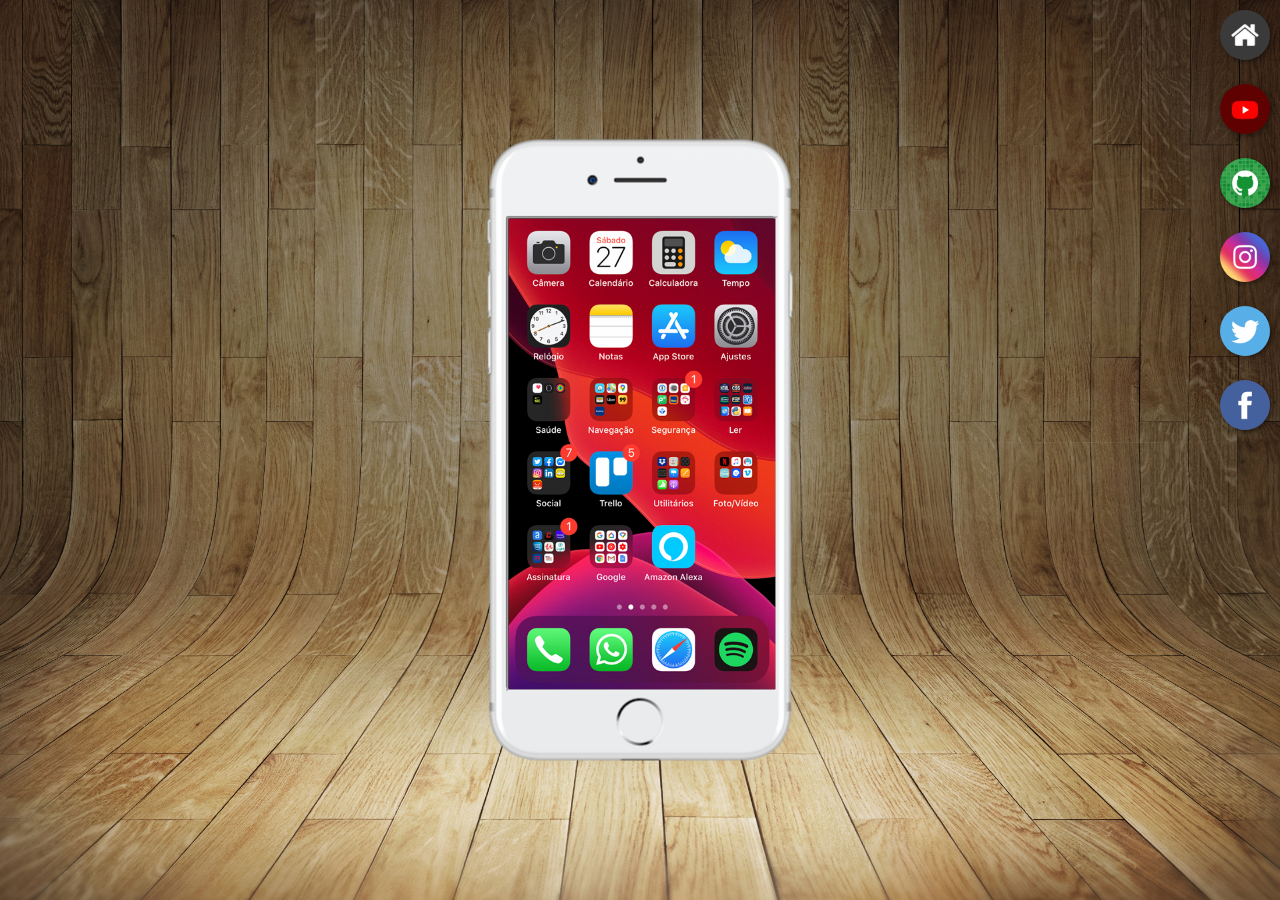
<file: index.html>
<!DOCTYPE html>
<html lang="pt-br">
<head>
    <meta charset="UTF-8">
    <meta name="viewport" content="width=device-width, initial-scale=1.0">
    <link rel="stylesheet" href="estilos/style.css">
    <link rel="shortcut icon" href="favicon.ico" type="image/x-icon">
    <title>Redes Sociais</title>
</head>
<body>
    <main>
        <section id="telefone">
            <iframe src="home.html" name="tela" id="tela">
                Infelizmente seu computador não é compativel!
            </iframe>
        </section>
        
        <section id="redes-sociais">
            <a href="home.html" target="tela"> <img src="imagens/logo-home.jpg" alt=""></a><br>

            <a href="youtube.html" target="tela"> <img src="imagens/logo-youtube.jpg" alt=""></a><br>

            <a href="github.html" target="tela"> <img src="imagens/logo-github.jpg" alt=""></a><br>

            <a href="instagram.html" target="tela"> <img src="imagens/logo-instagram.jpg" alt=""></a><br>

            <a href="x.html" target="tela"> <img src="imagens/logo-twitter.jpg" alt=""></a><br>

            <a href="facebook.html" target="tela"> <img src="imagens/logo-facebook.jpg" alt=""></a>

        </section>
    </main>
</body>
</html>
</file>
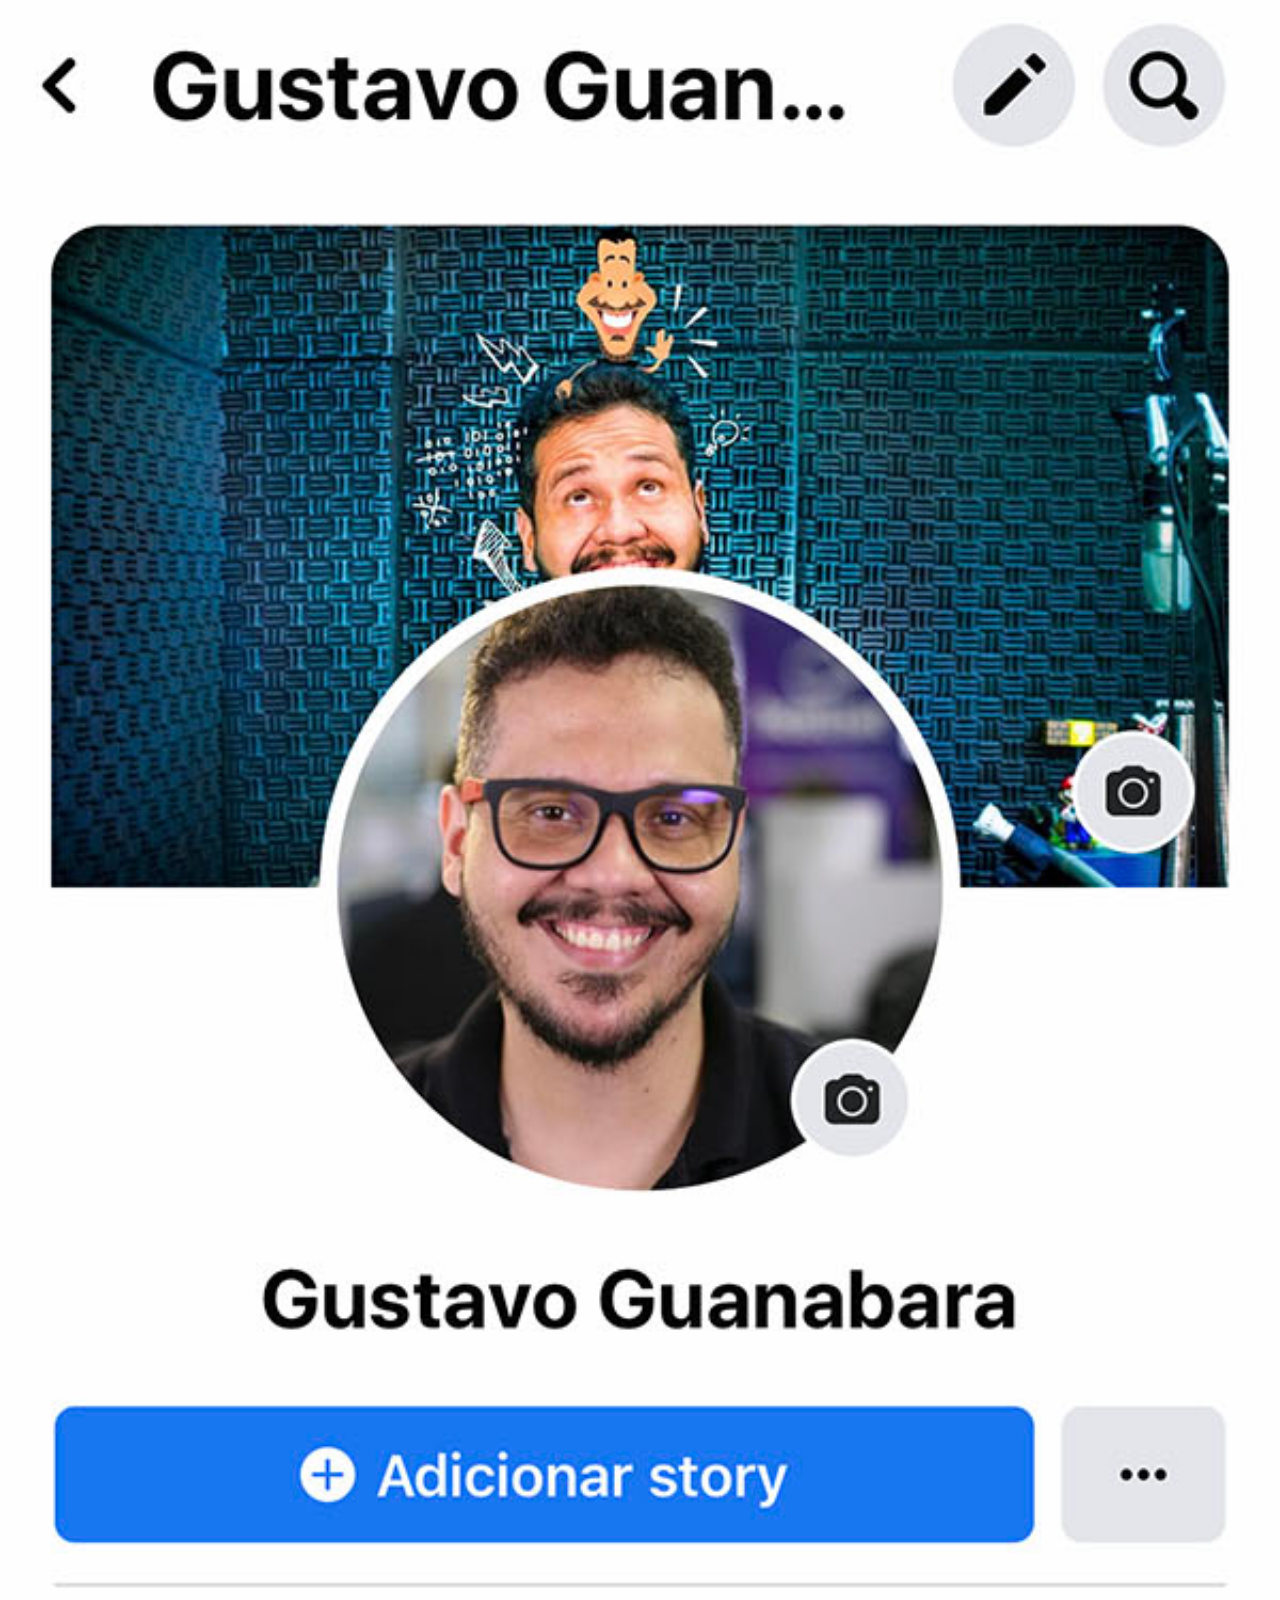
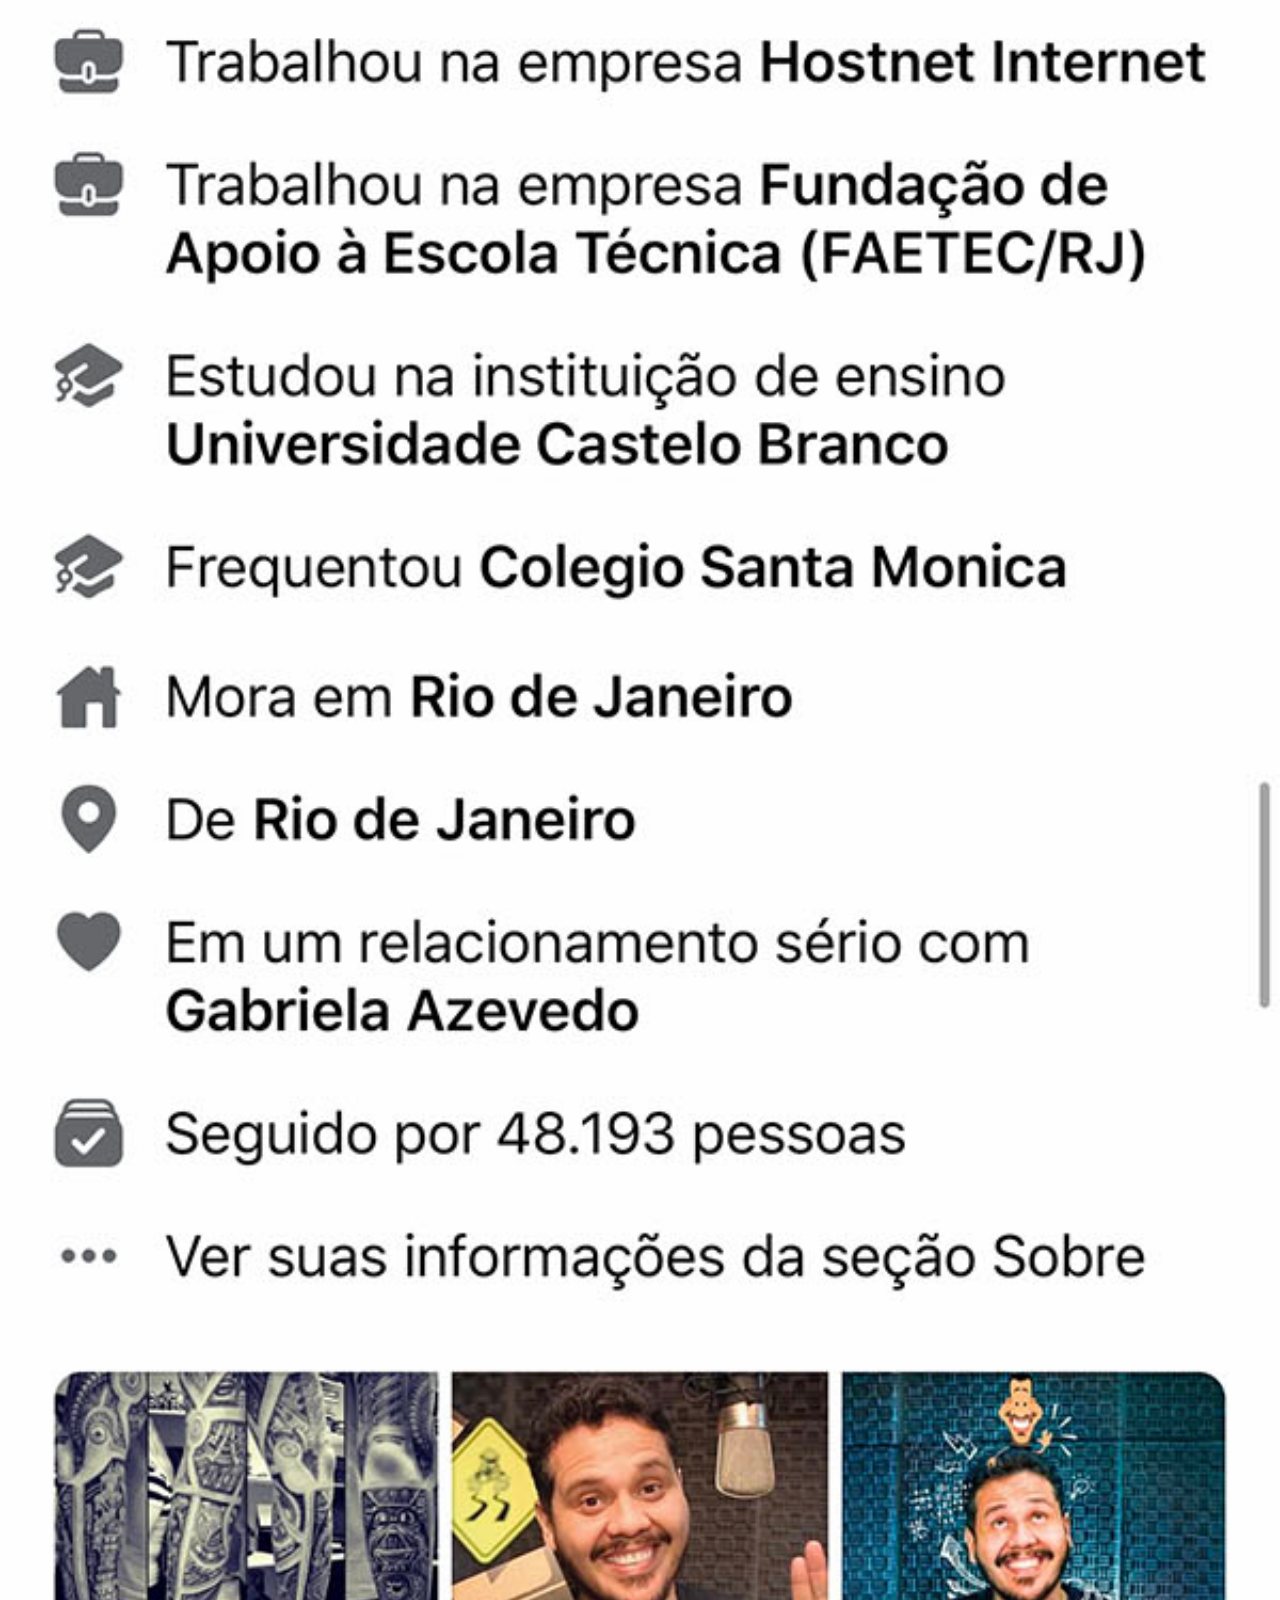
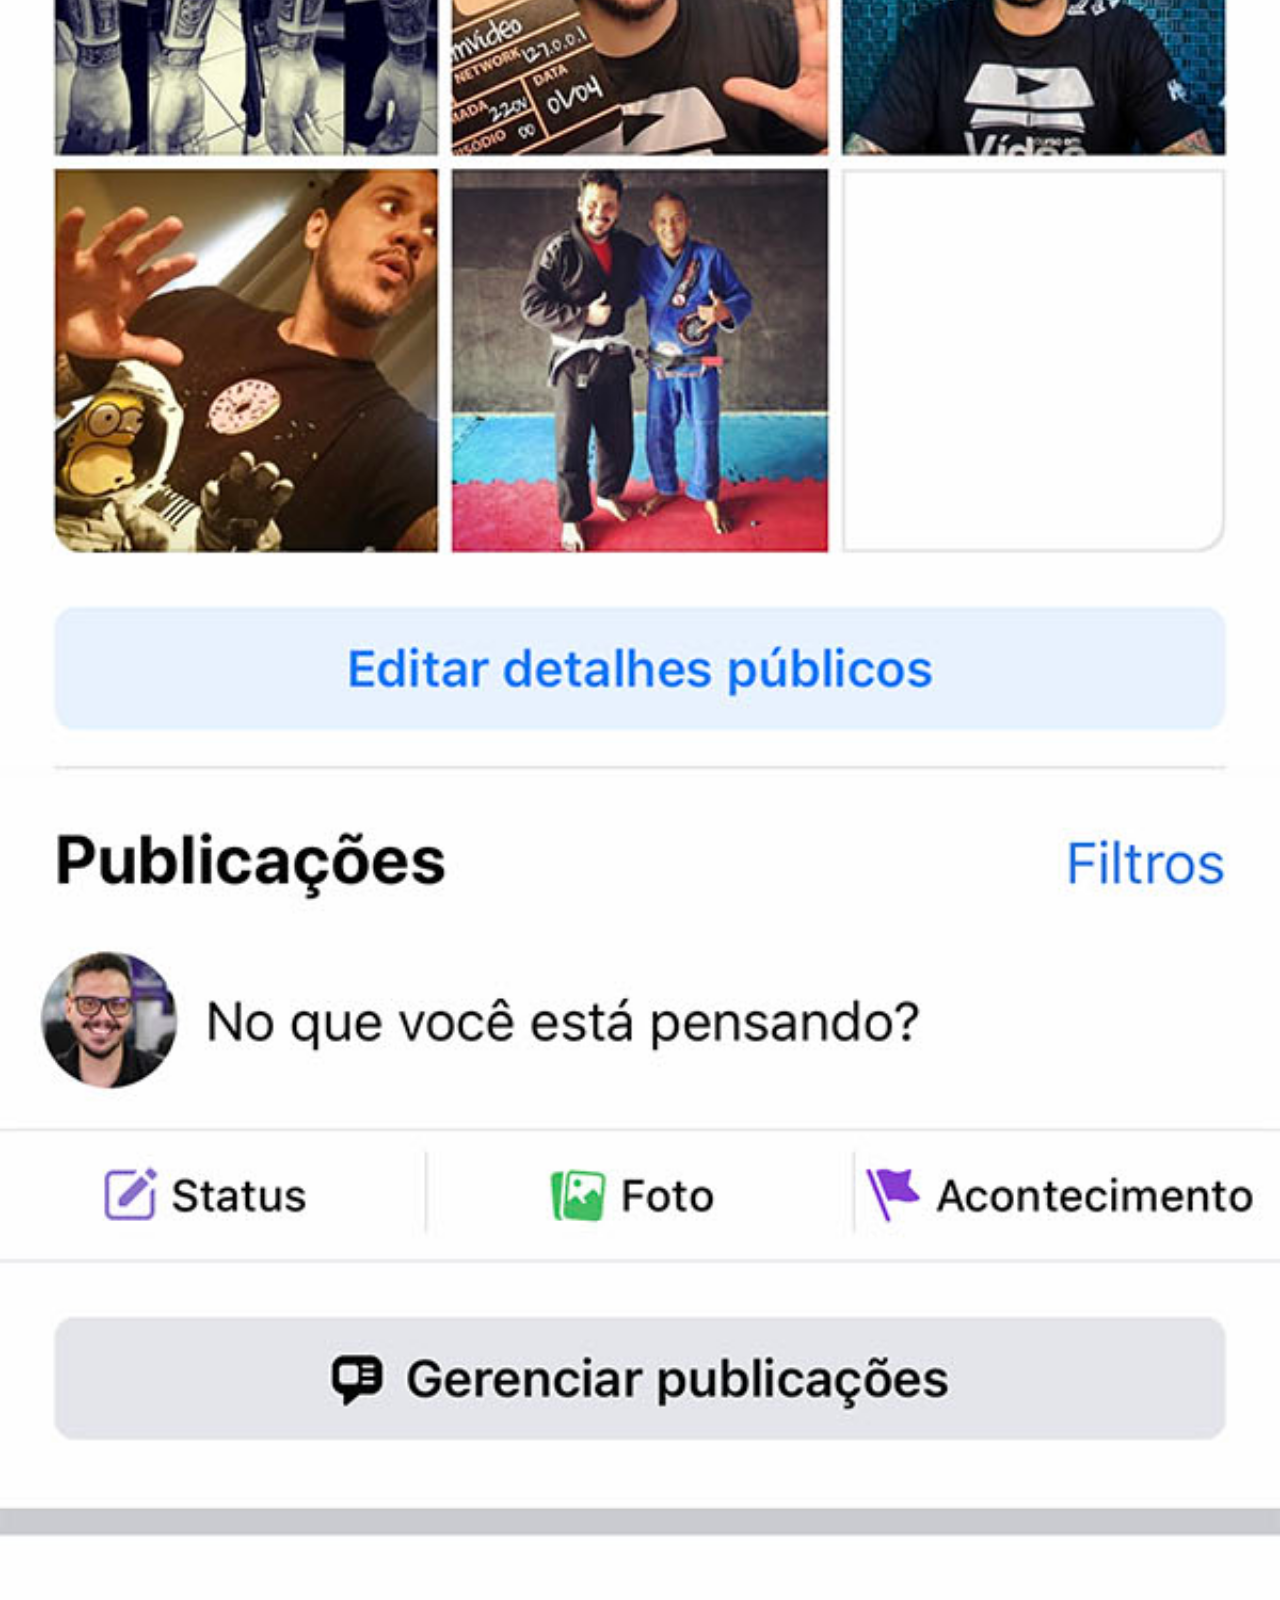
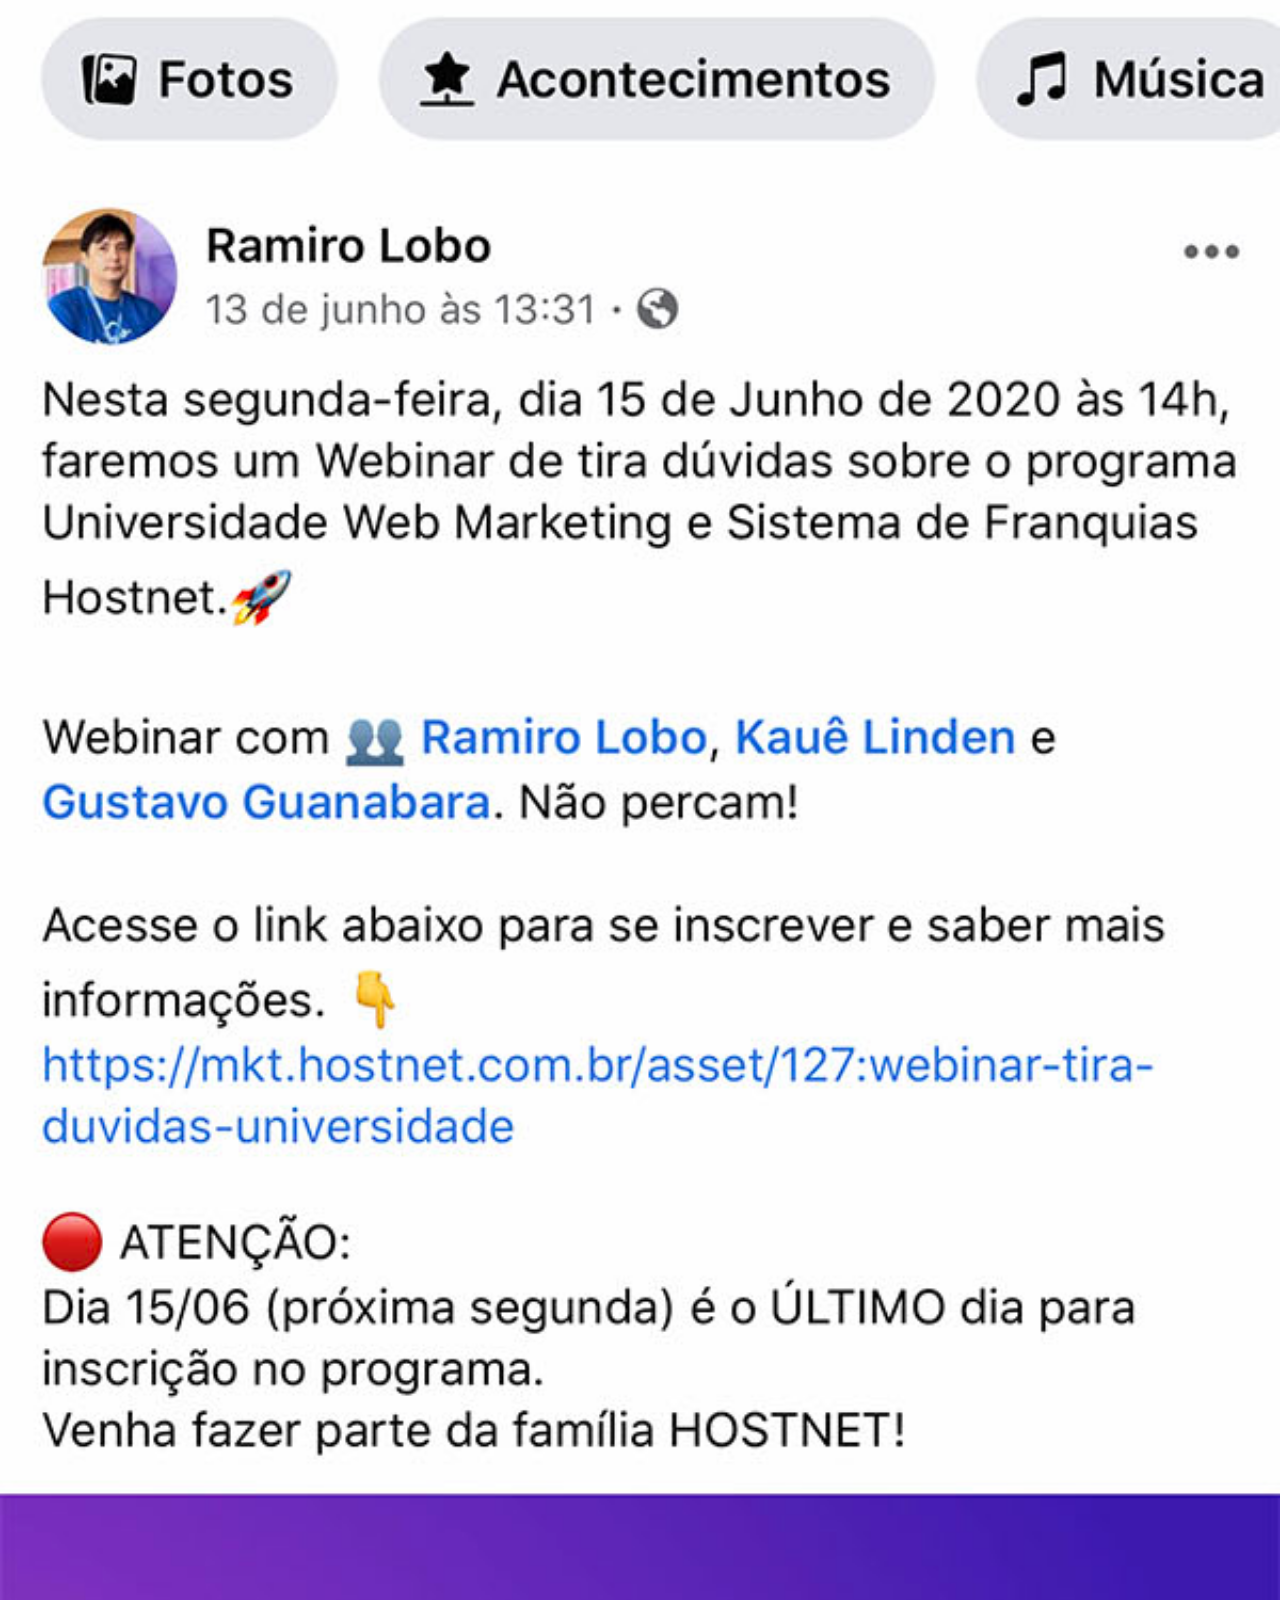
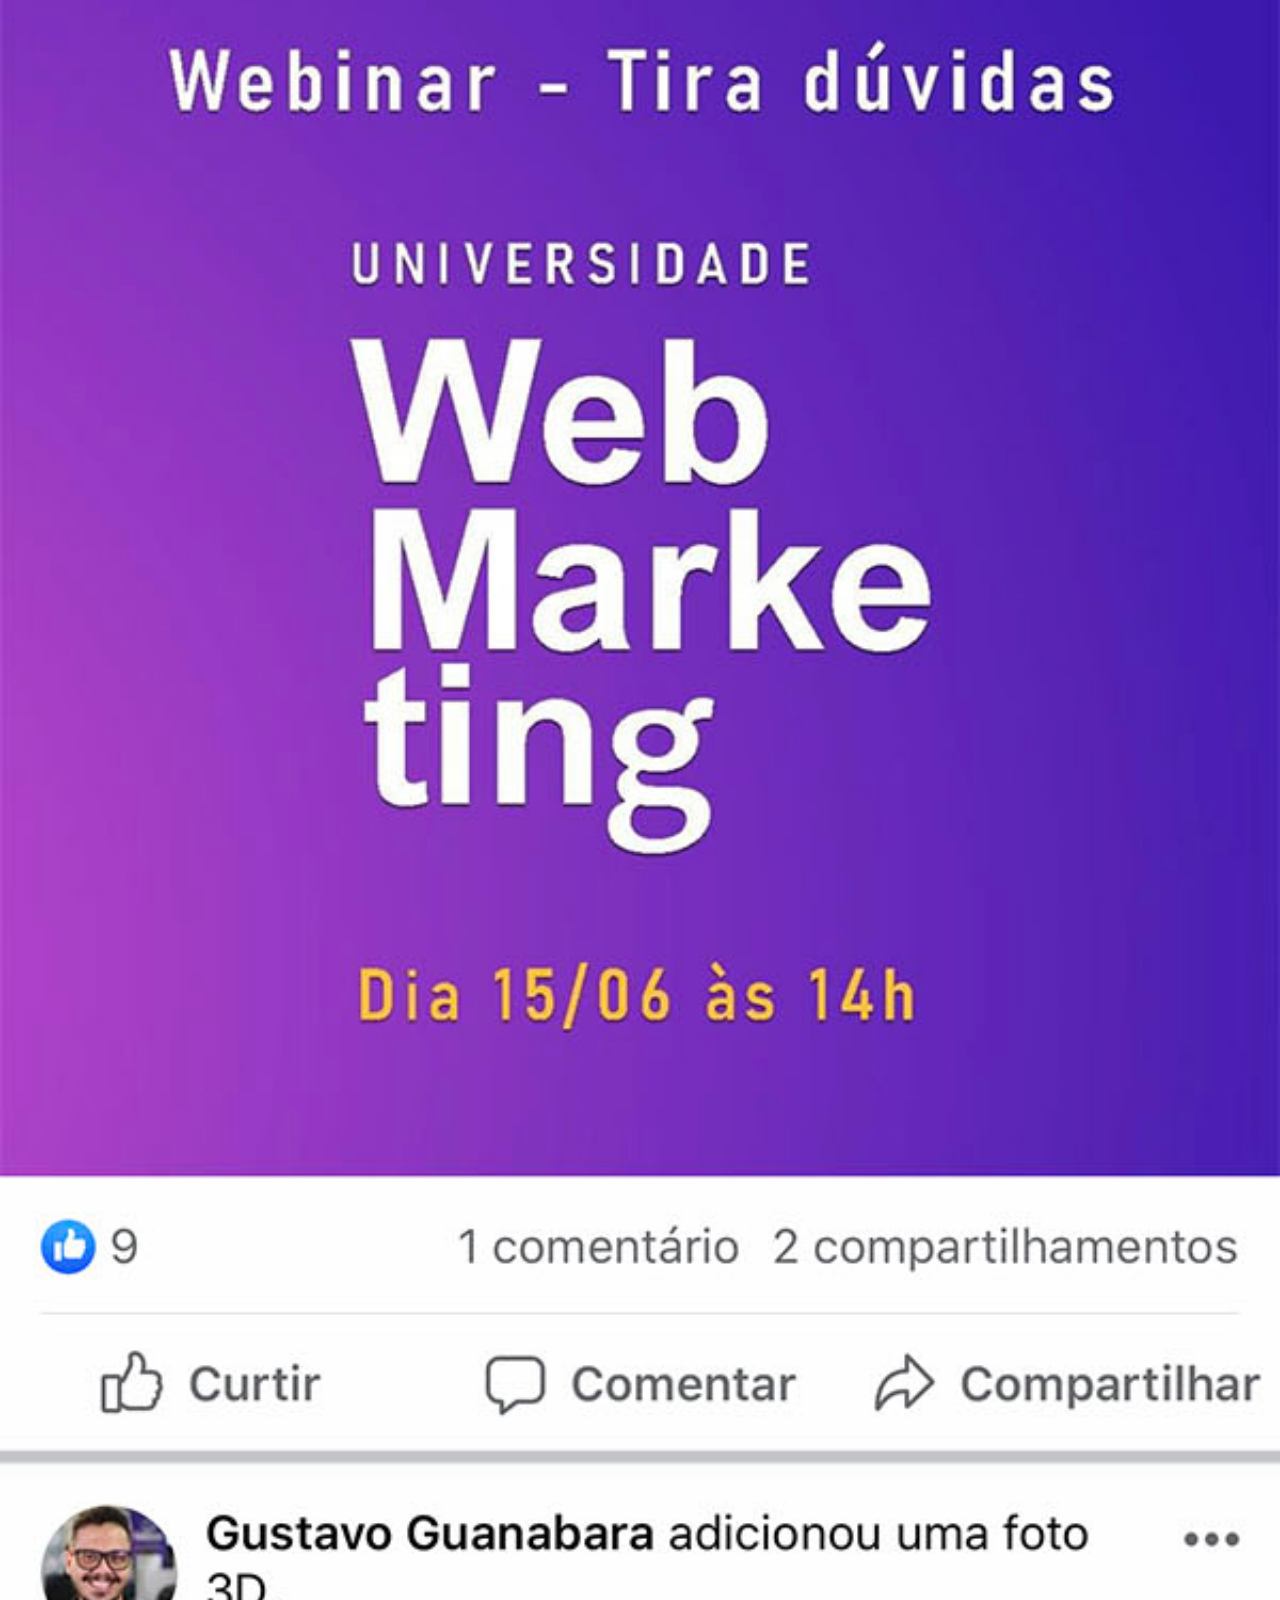
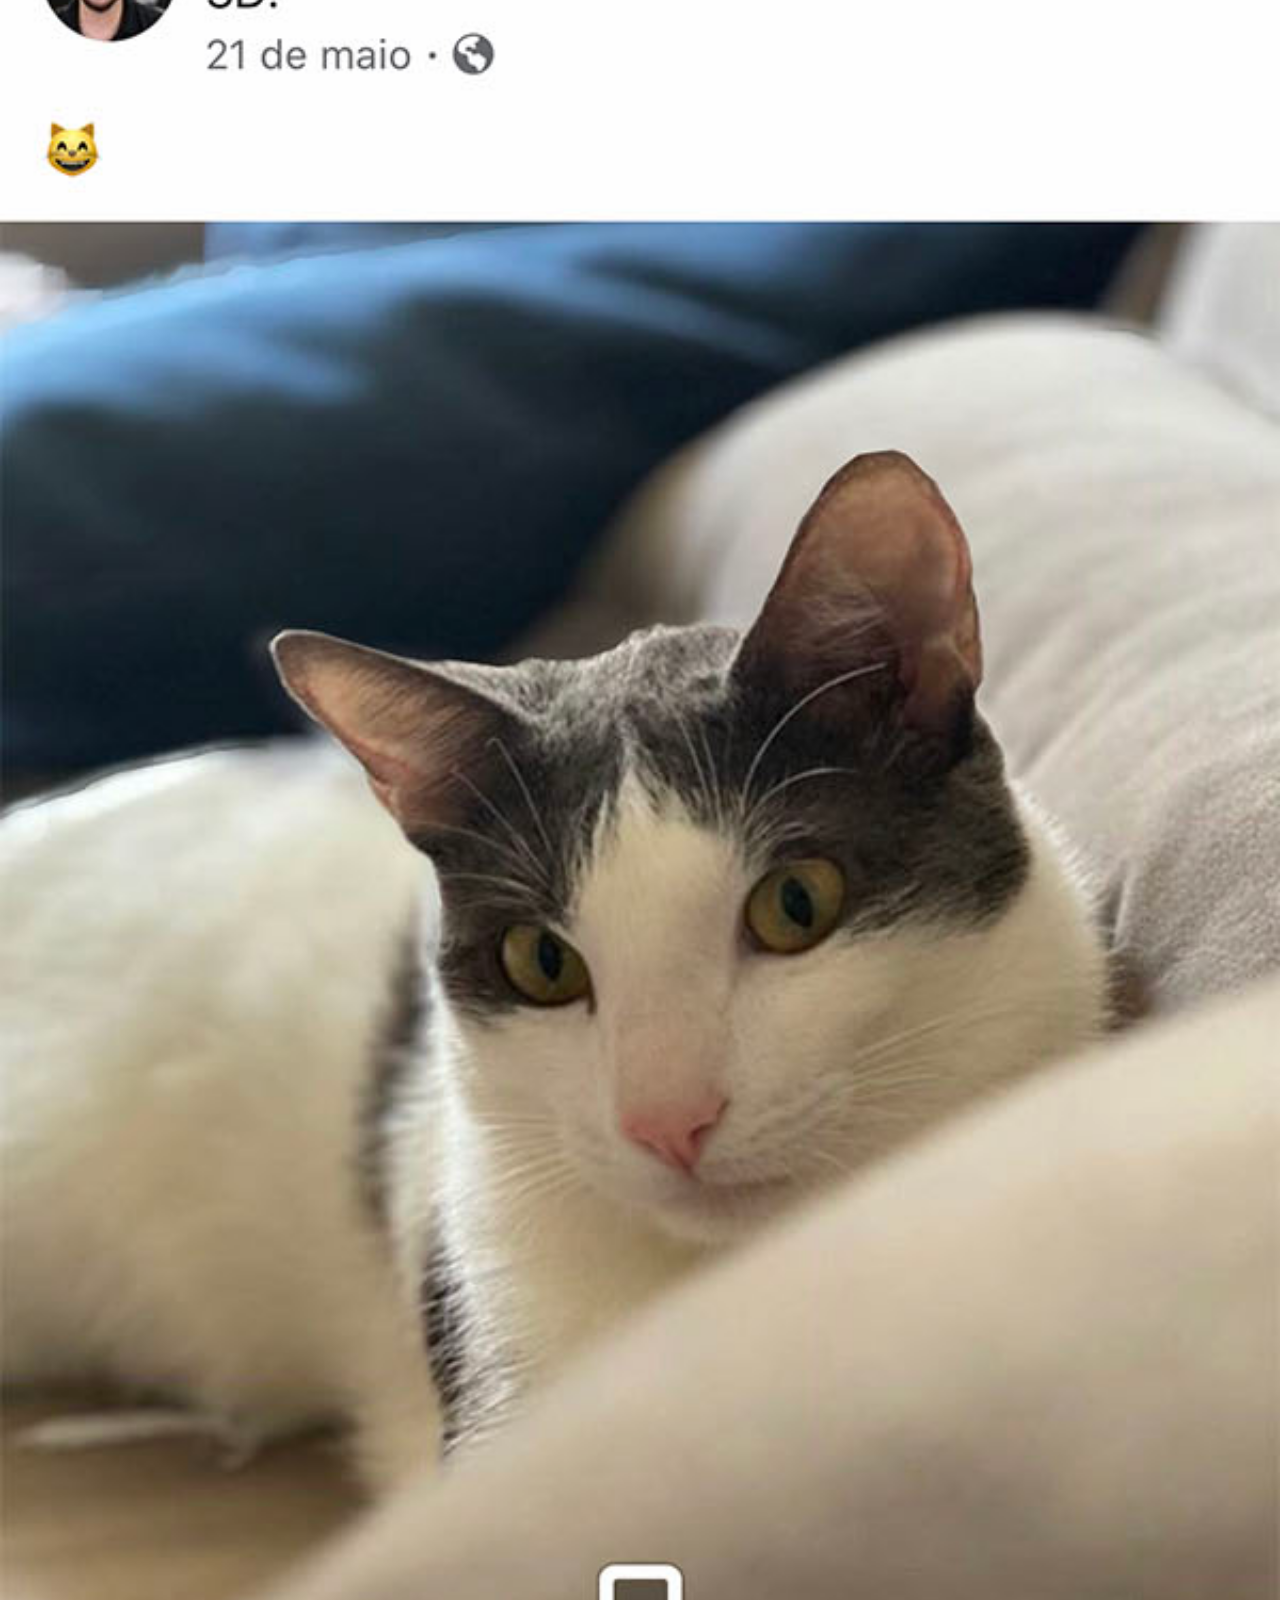
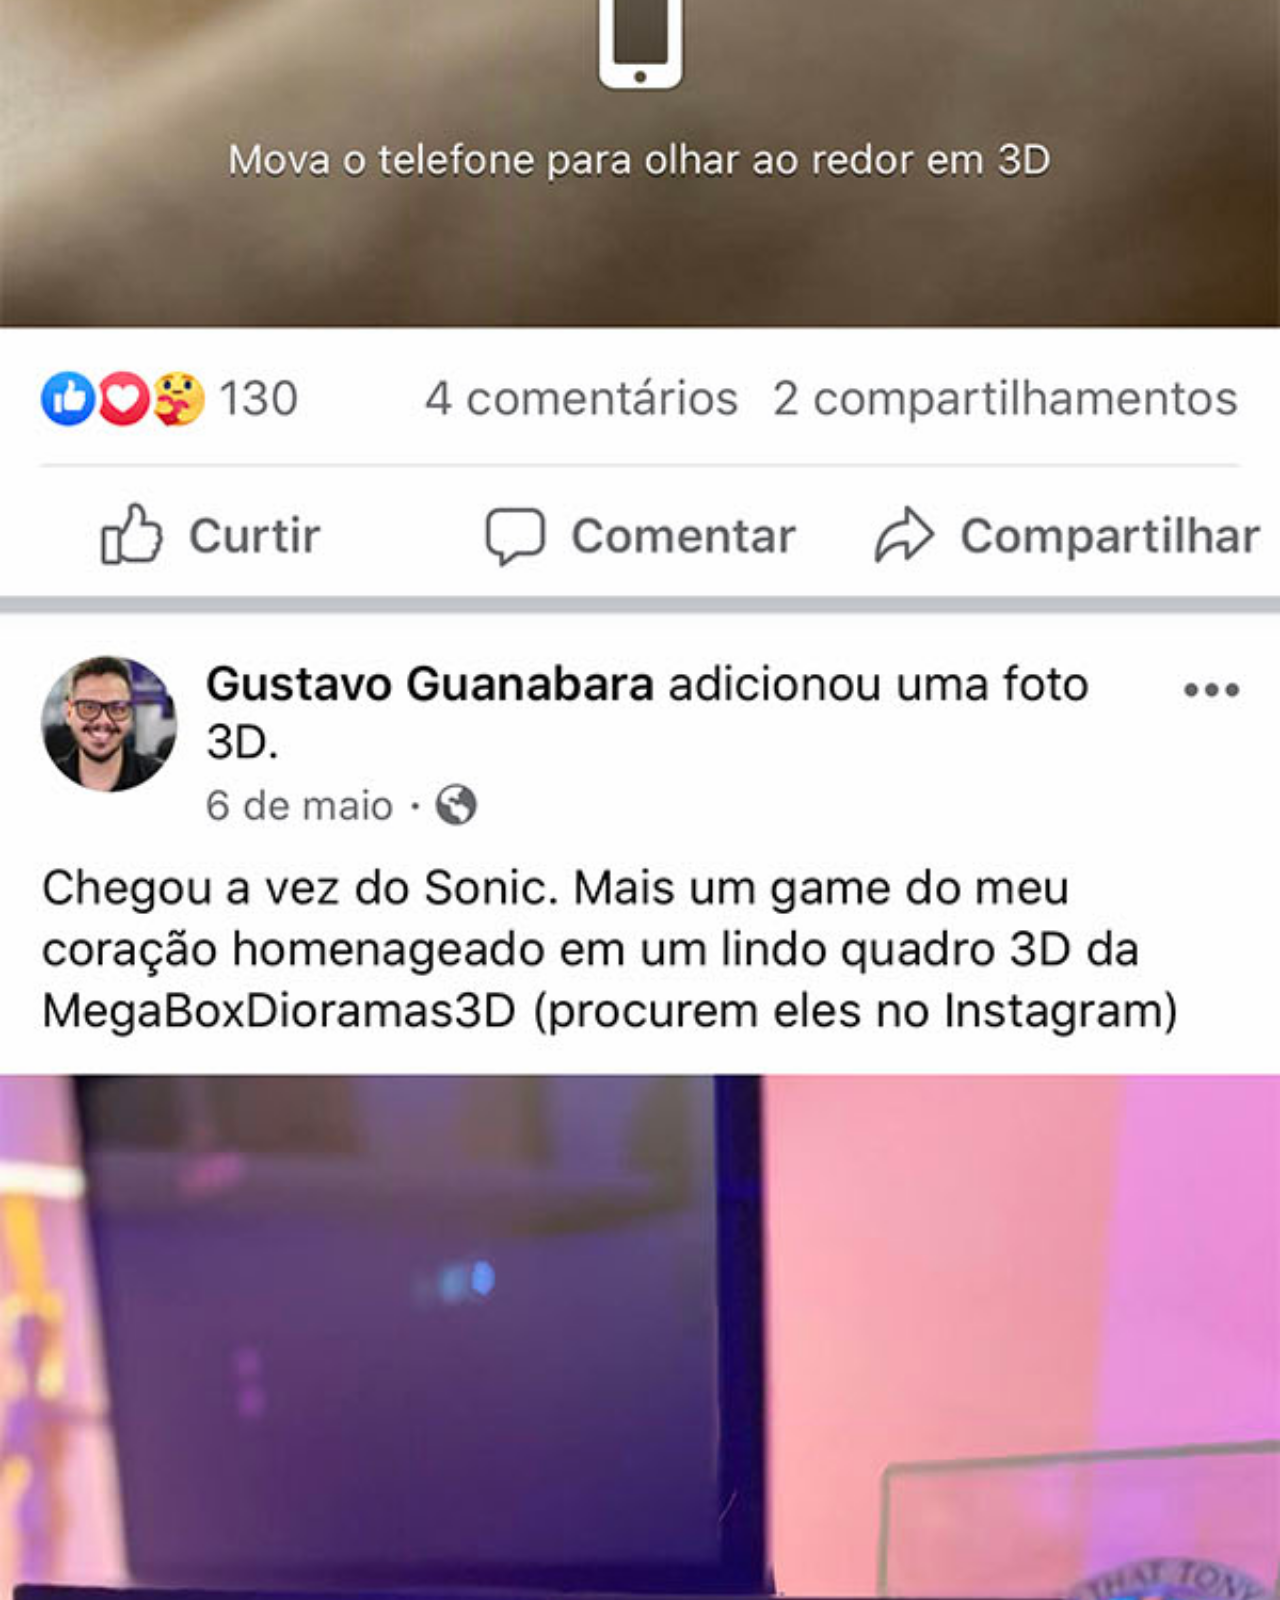
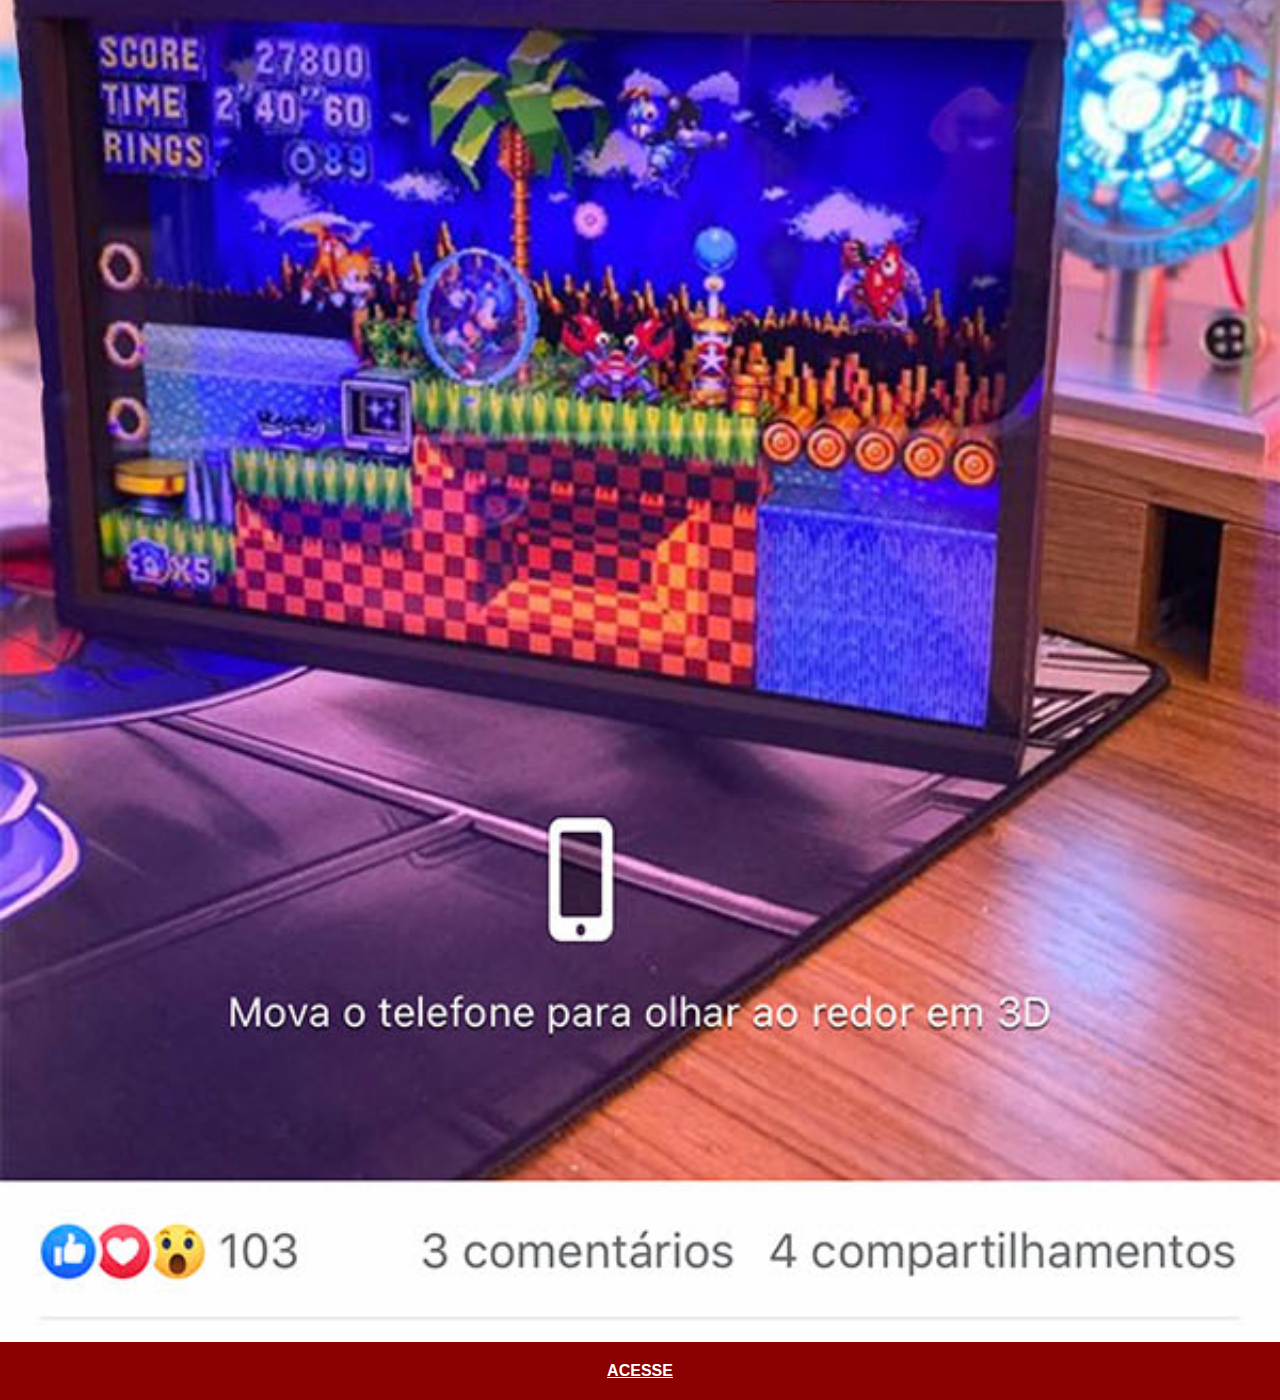
<file: facebook.html>
<!DOCTYPE html>
<html lang="pt-br">
<head>
    <meta charset="UTF-8">
    <meta name="viewport" content="width=device-width, initial-scale=1.0">
    <link rel="stylesheet" href="estilos/redes.css">
    <title>Facebook</title>
</head>
<body>
    <img src="imagens/tela-facebook.jpg" alt="Facebook">
    <a href="https://www.facebook.com/manuelle.rojas.735/?viewas=100000686899395&locale=es_LA">ACESSE</a>
</body>
</html>
</file>
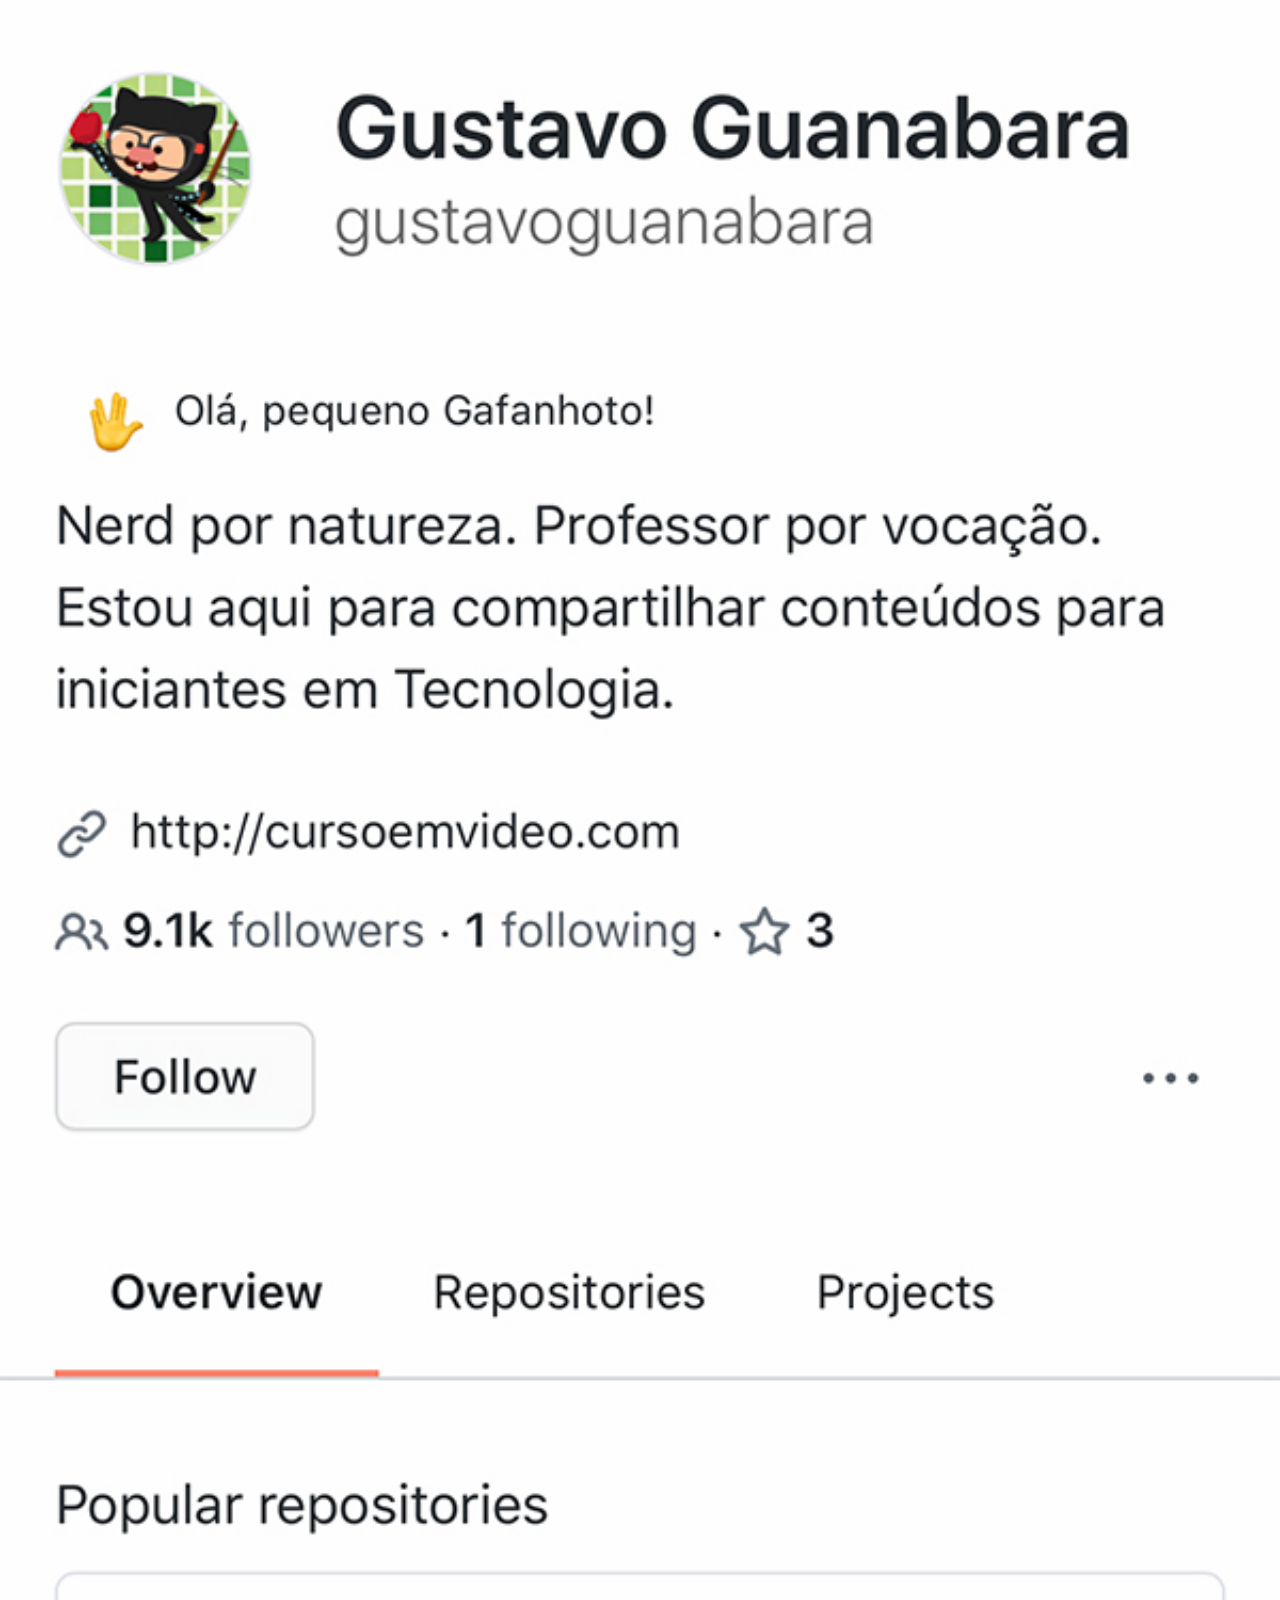
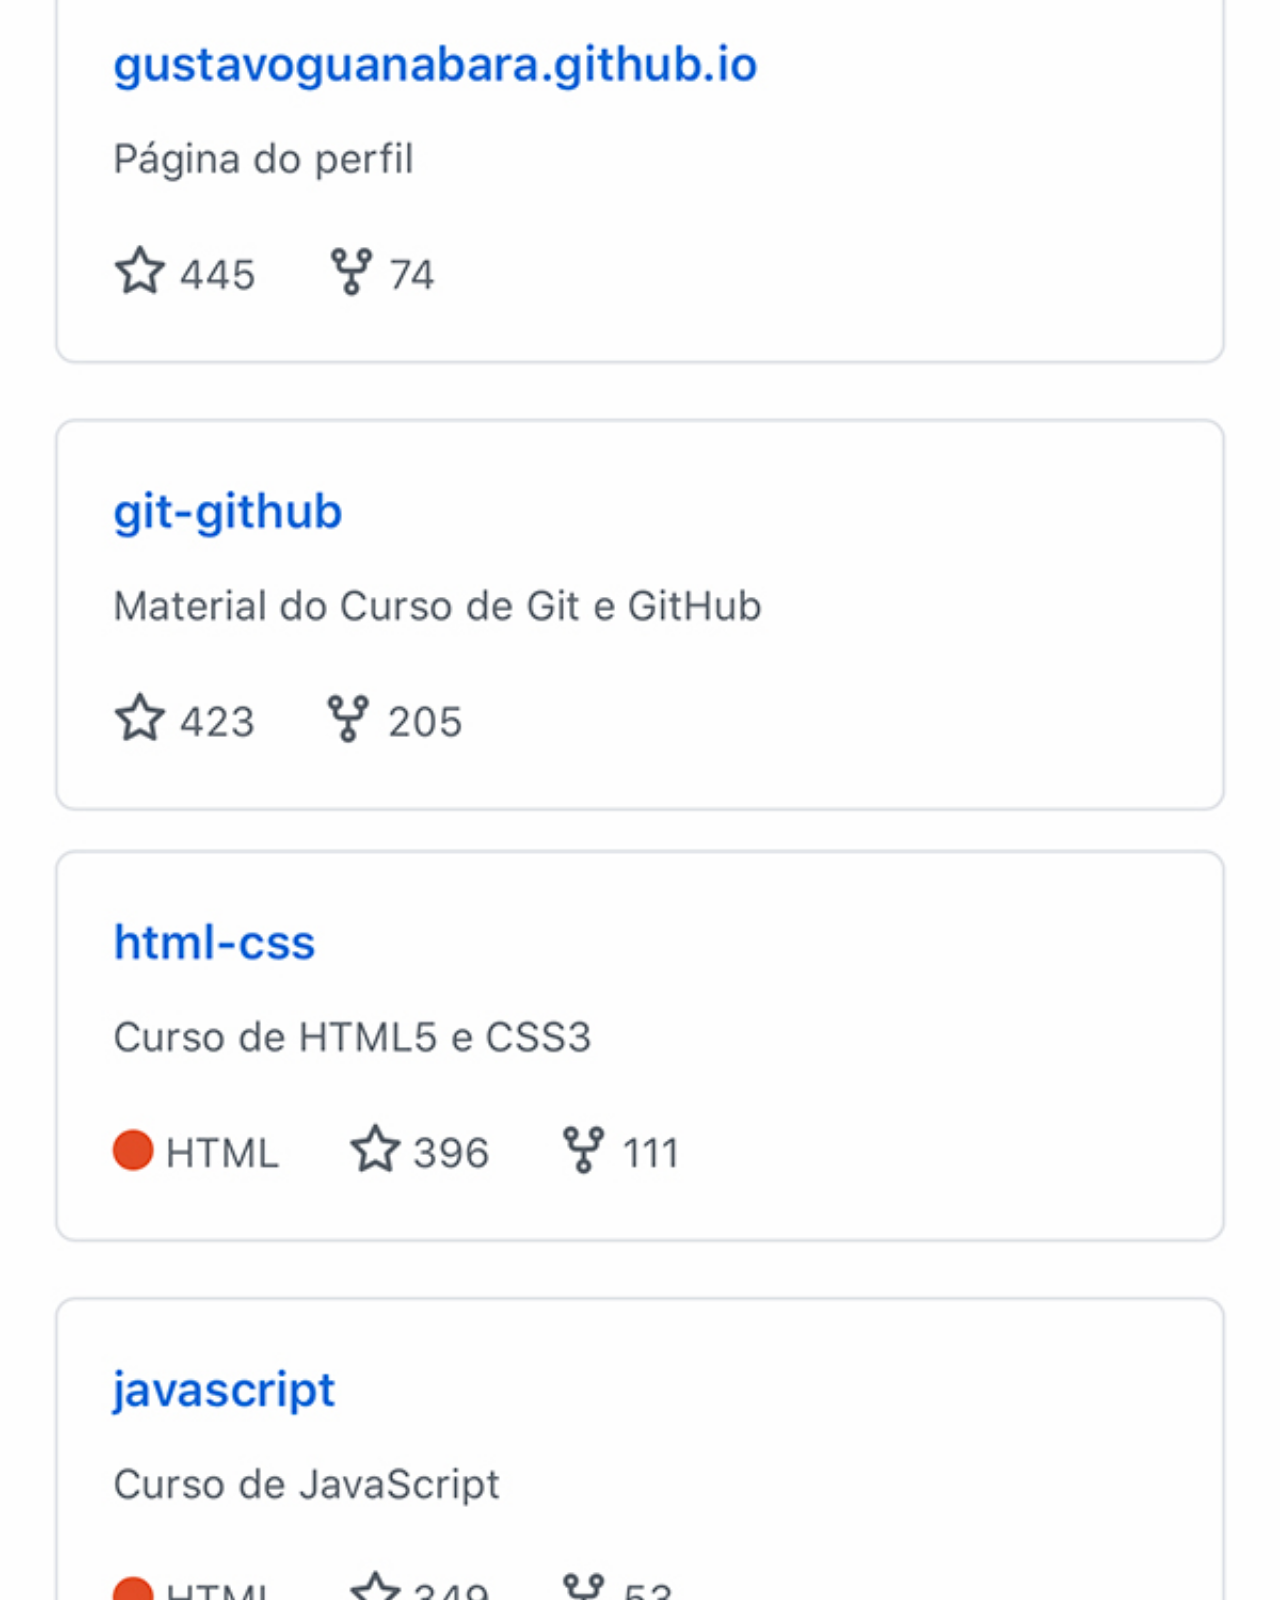
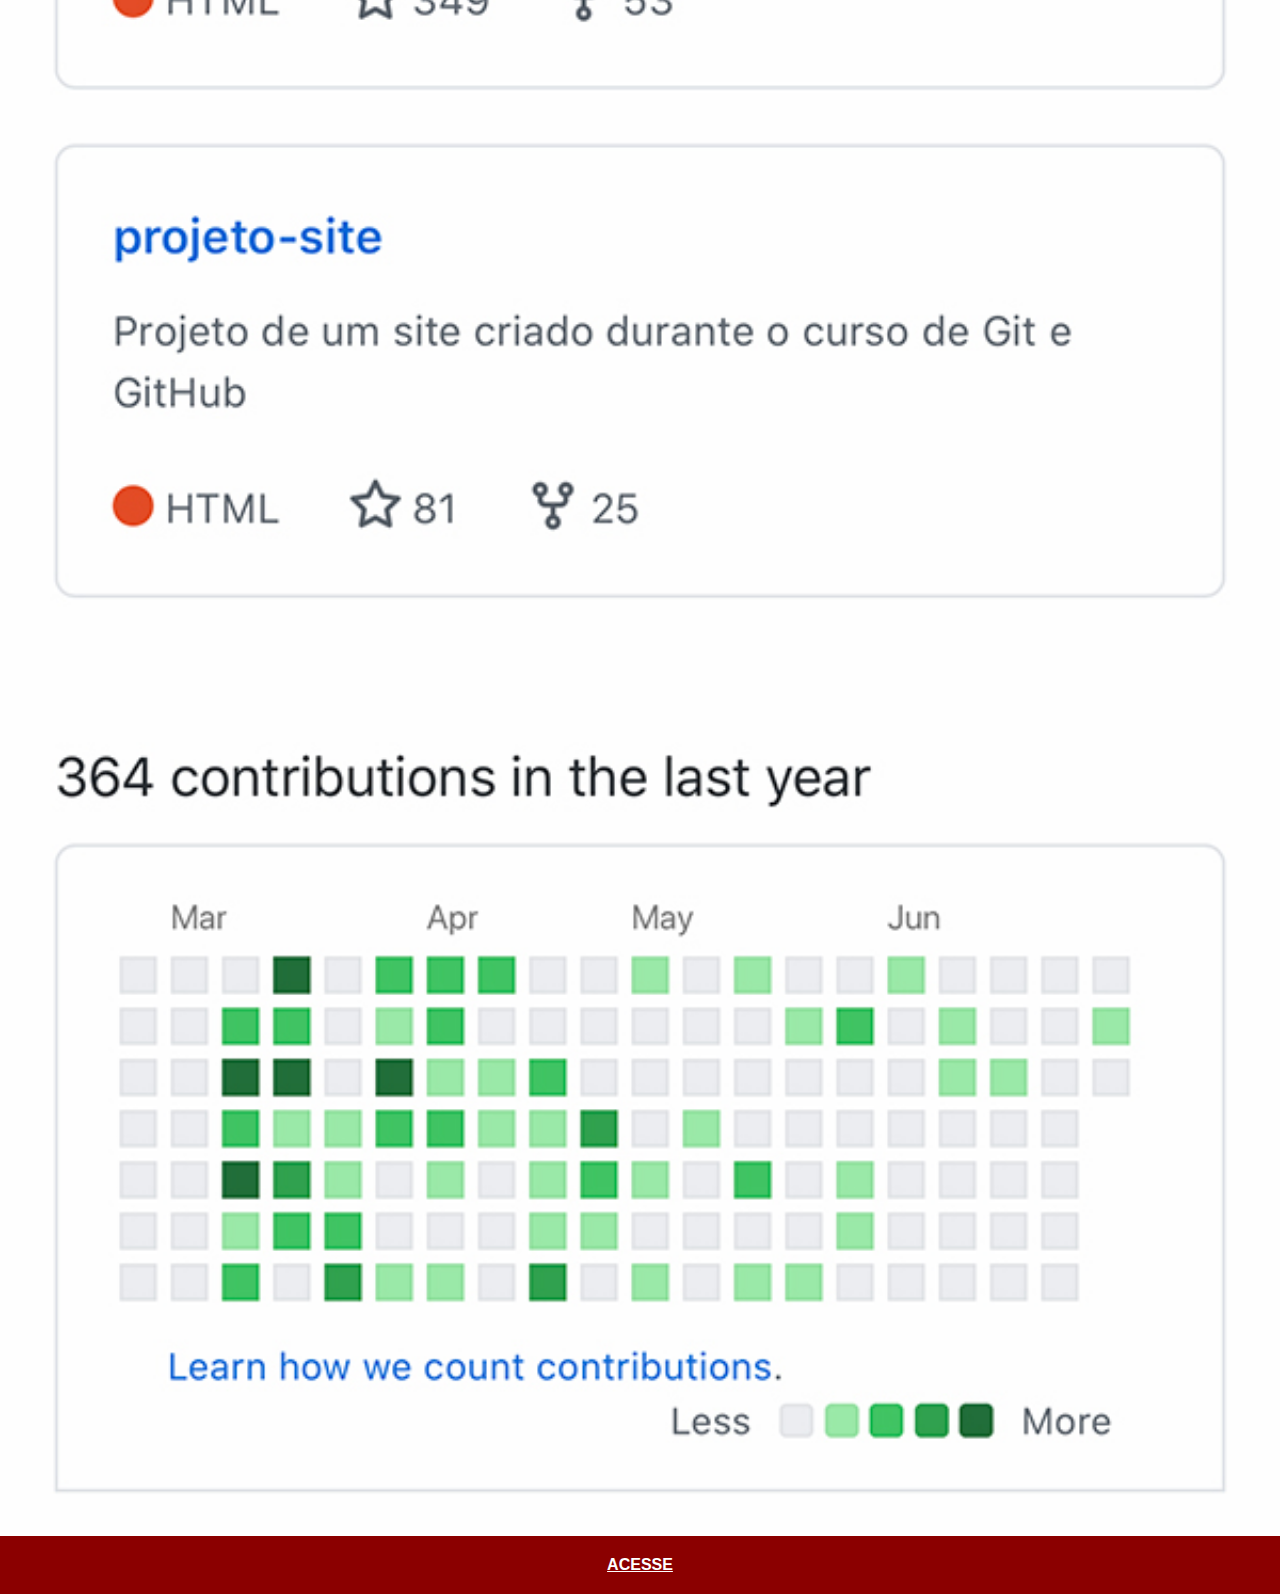
<file: github.html>
<!DOCTYPE html>
<html lang="pt-br">
<head>
    <meta charset="UTF-8">
    <meta name="viewport" content="width=device-width, initial-scale=1.0">
    <link rel="stylesheet" href="estilos/redes.css">
    <title>Github</title>
</head>
<body>
    <img src="imagens/tela-github.jpg" alt="Github">
    <a href="https://github.com/manuellerojas18" target="_blank">ACESSE</a>
</body>
</html>
</file>
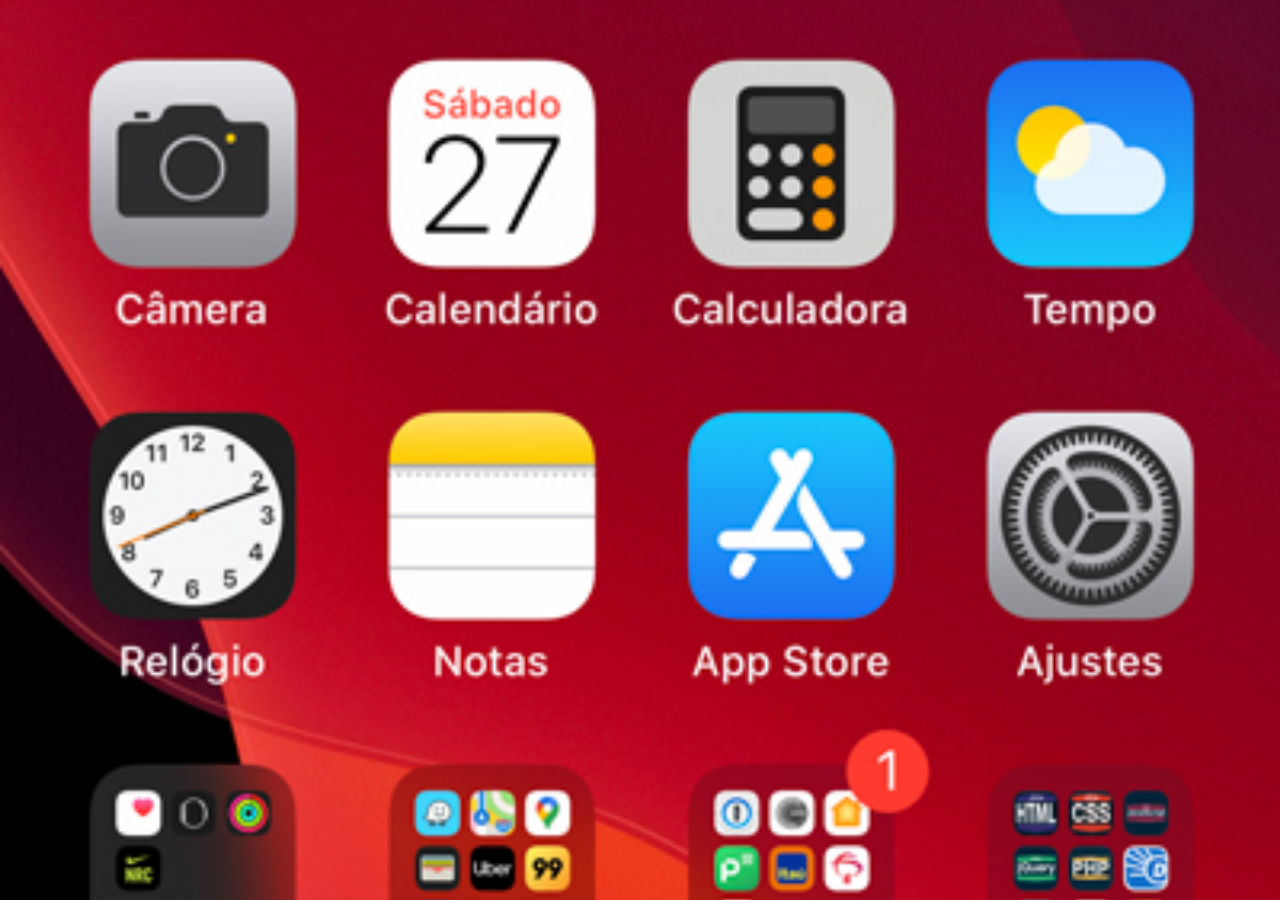
<file: home.html>
<!DOCTYPE html>
<html lang="pt-br">
<head>
    <meta charset="UTF-8">
    <meta name="viewport" content="width=device-width, initial-scale=1.0">
</head>
<style>
    *{
        margin:0px;
        padding: 0px;
    }
    body{
        height: 100vh;
        width: 100vw;
        background: black url("imagens/tela-home.jpg") no-repeat top center;
        background-size: cover;
    }
</style>
<body>
    
</body>
</html>
</file>
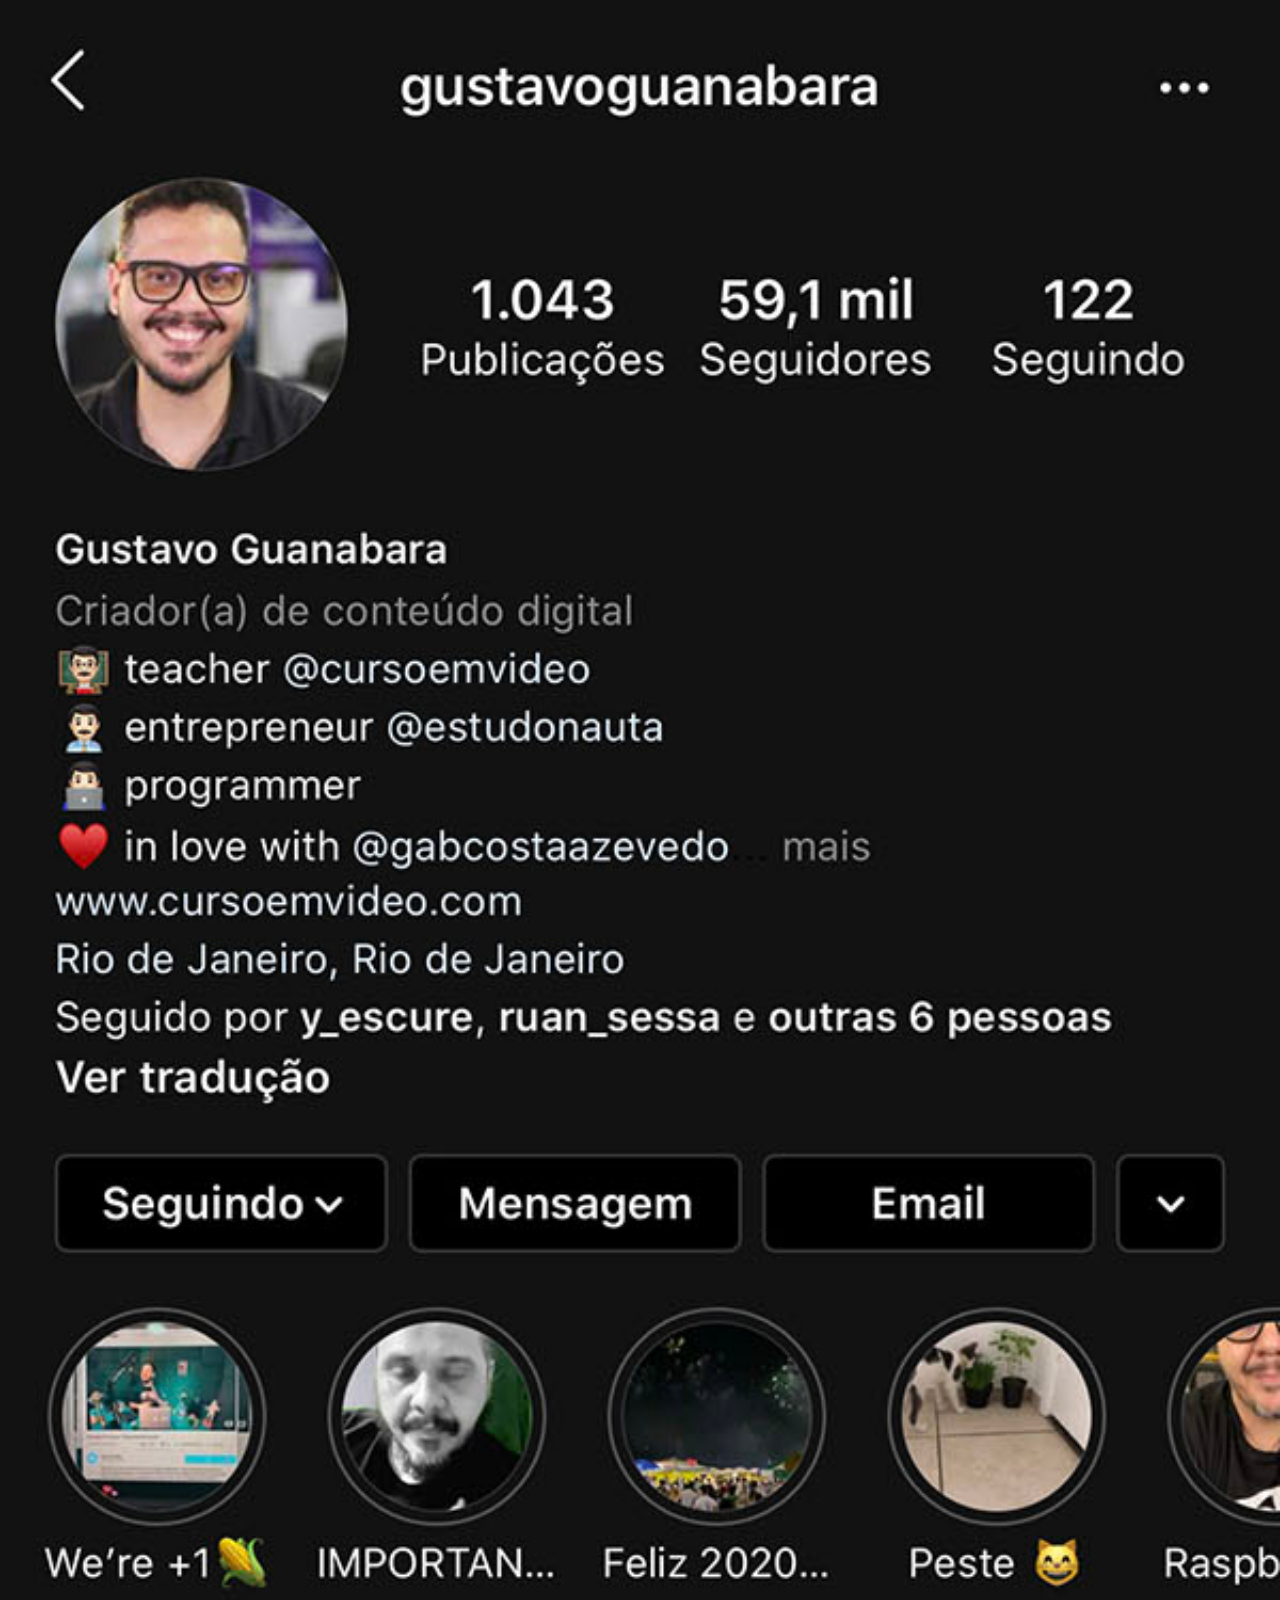
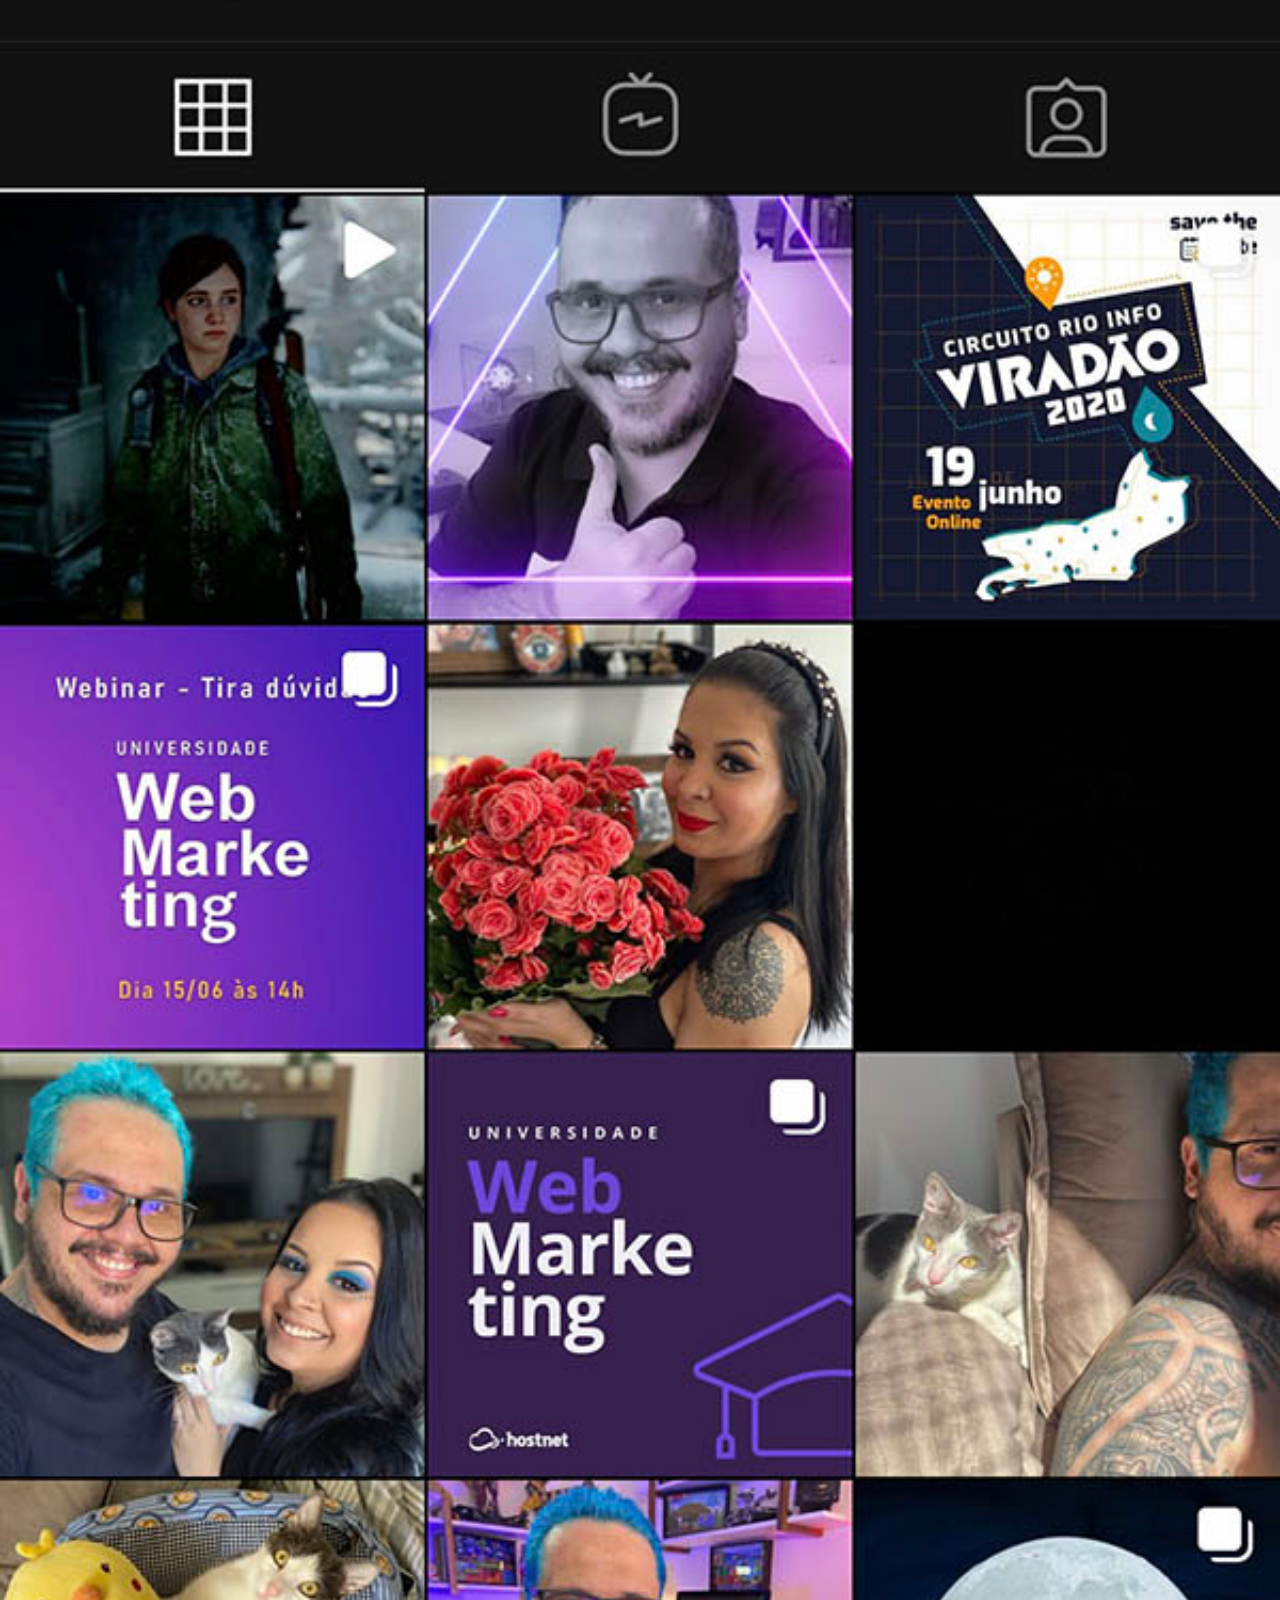
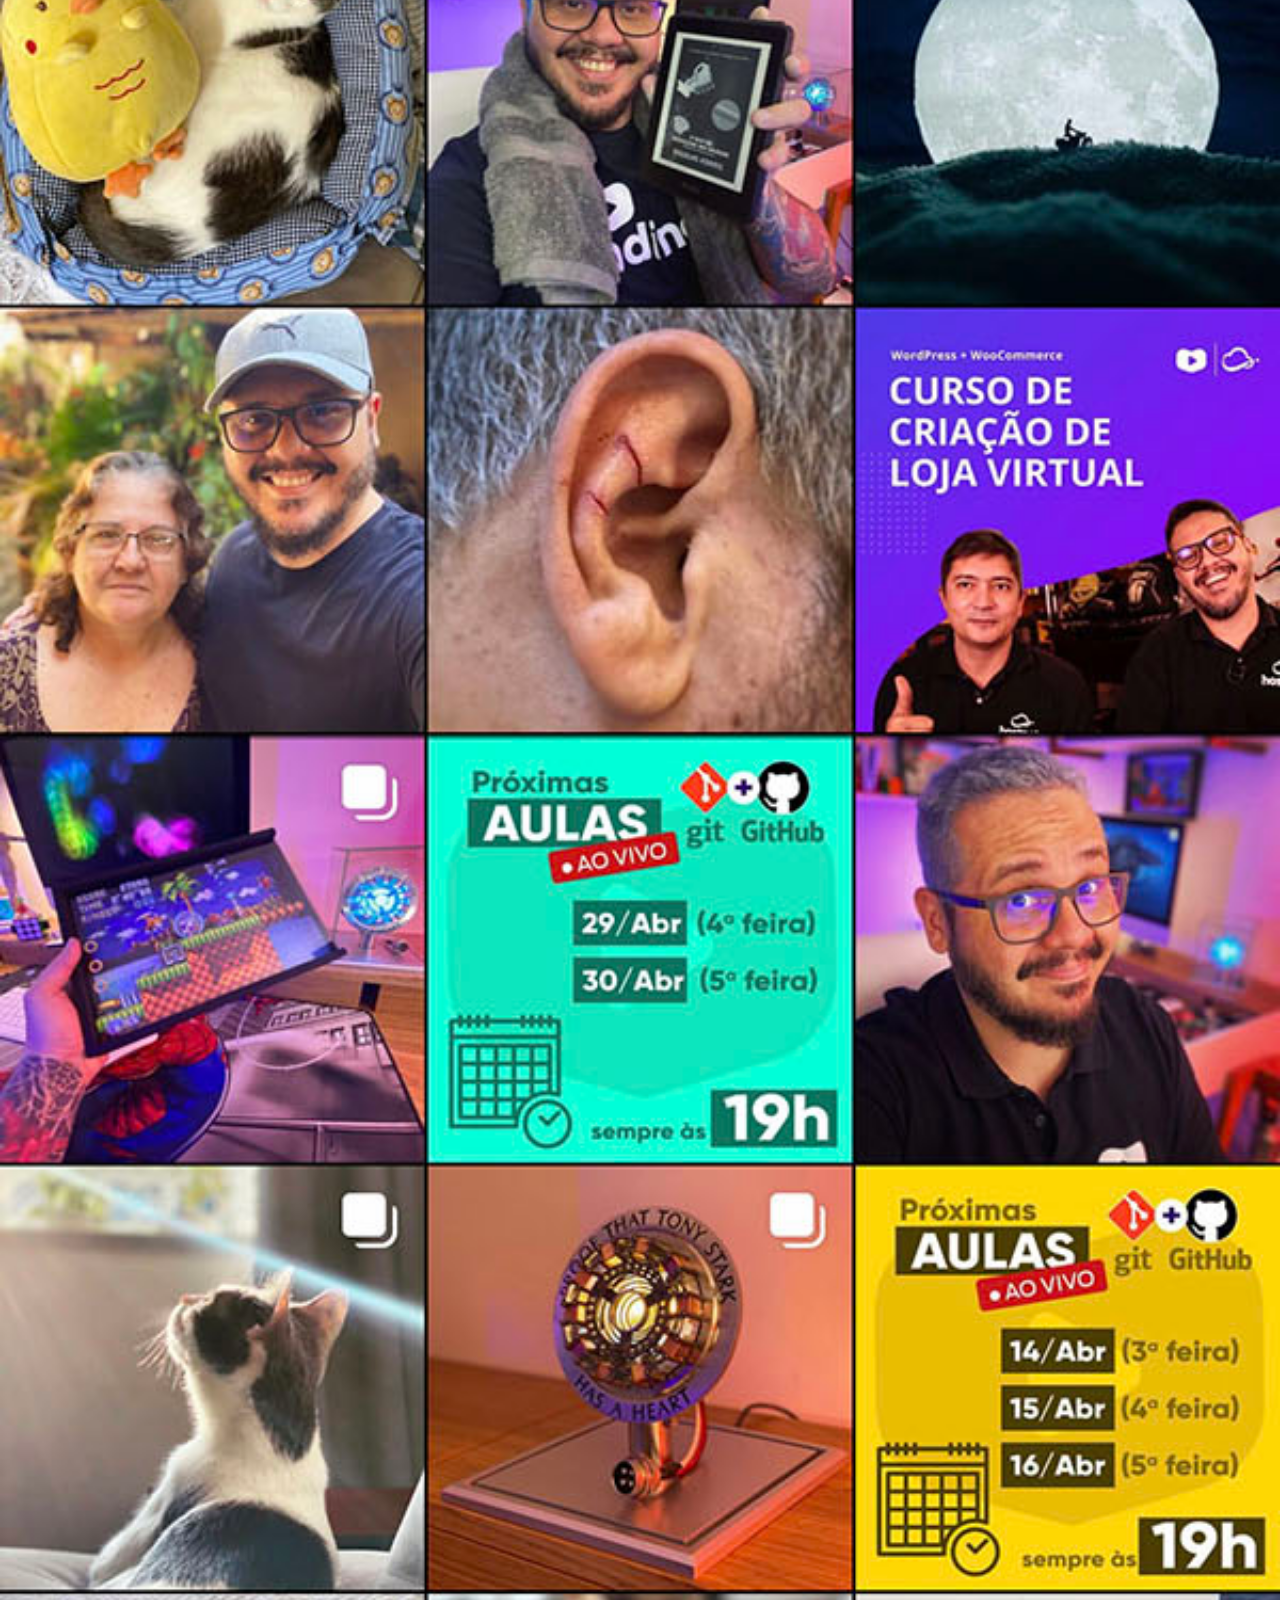
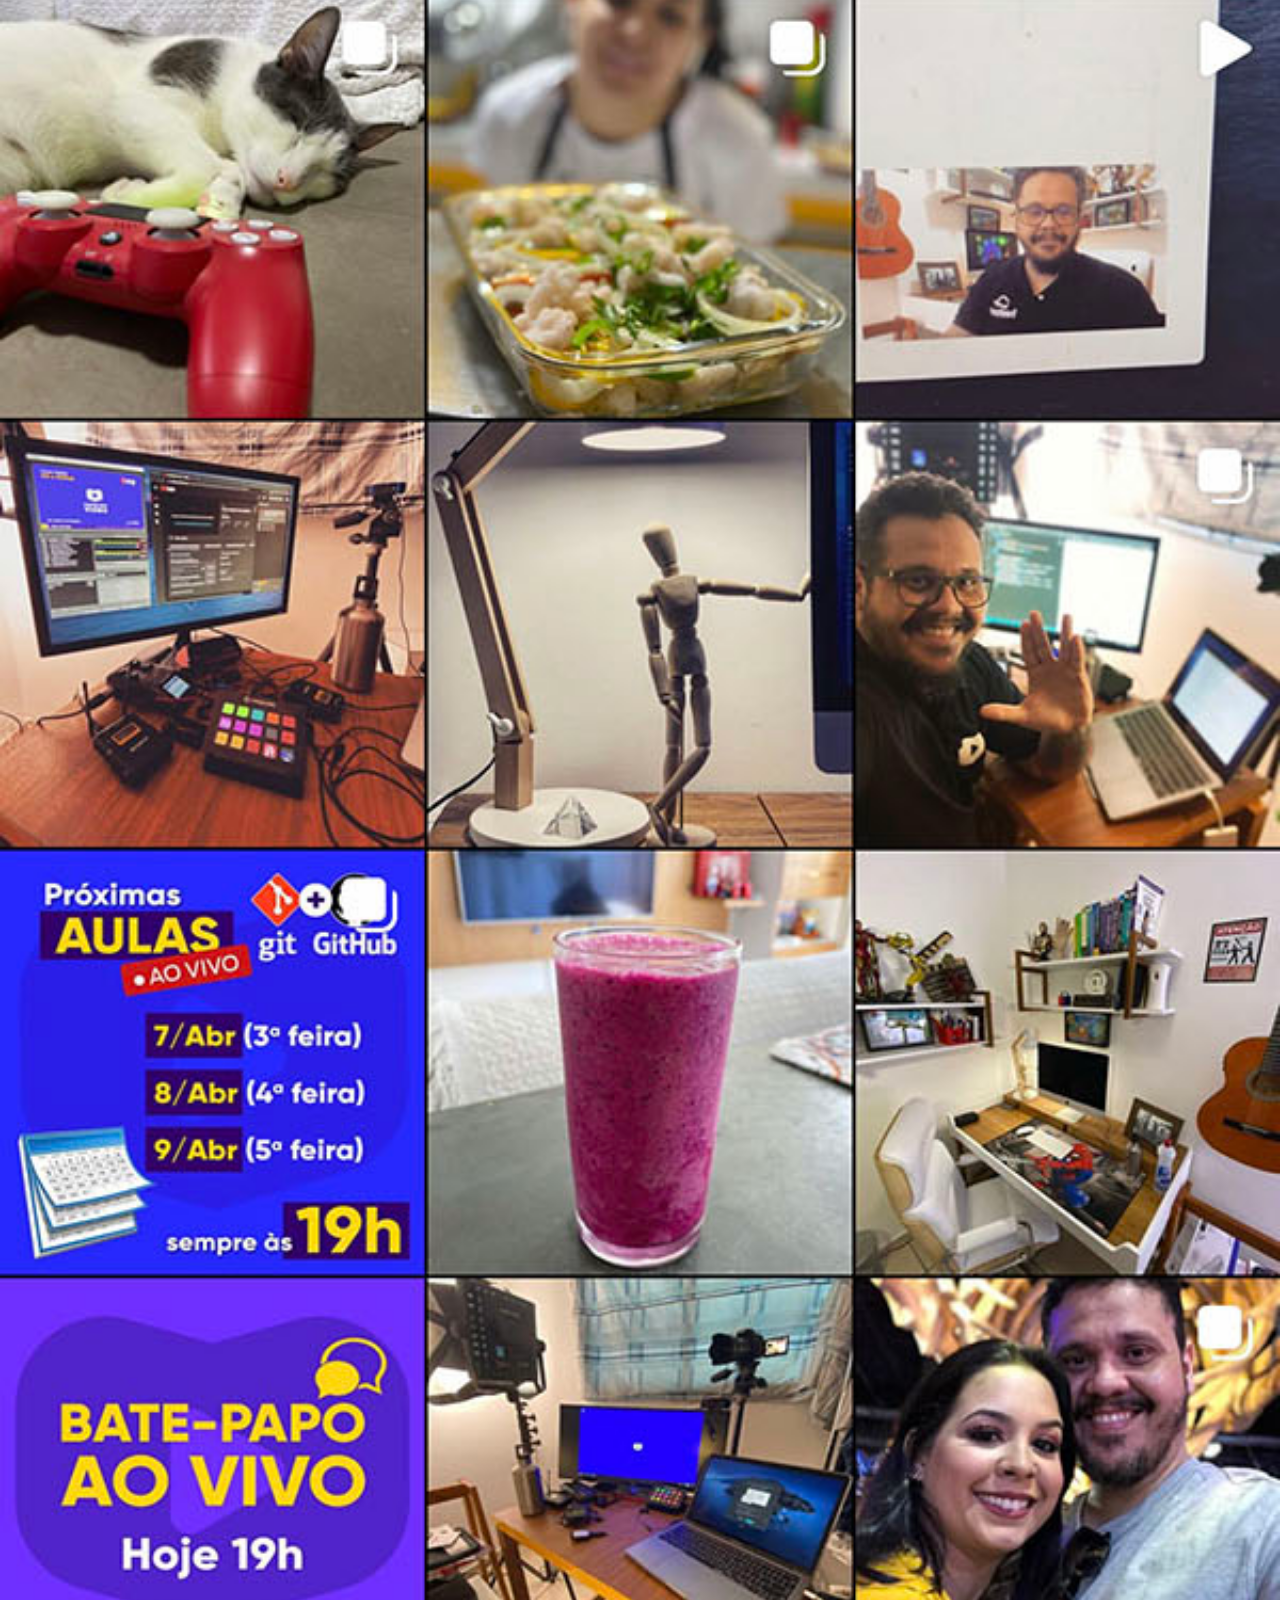
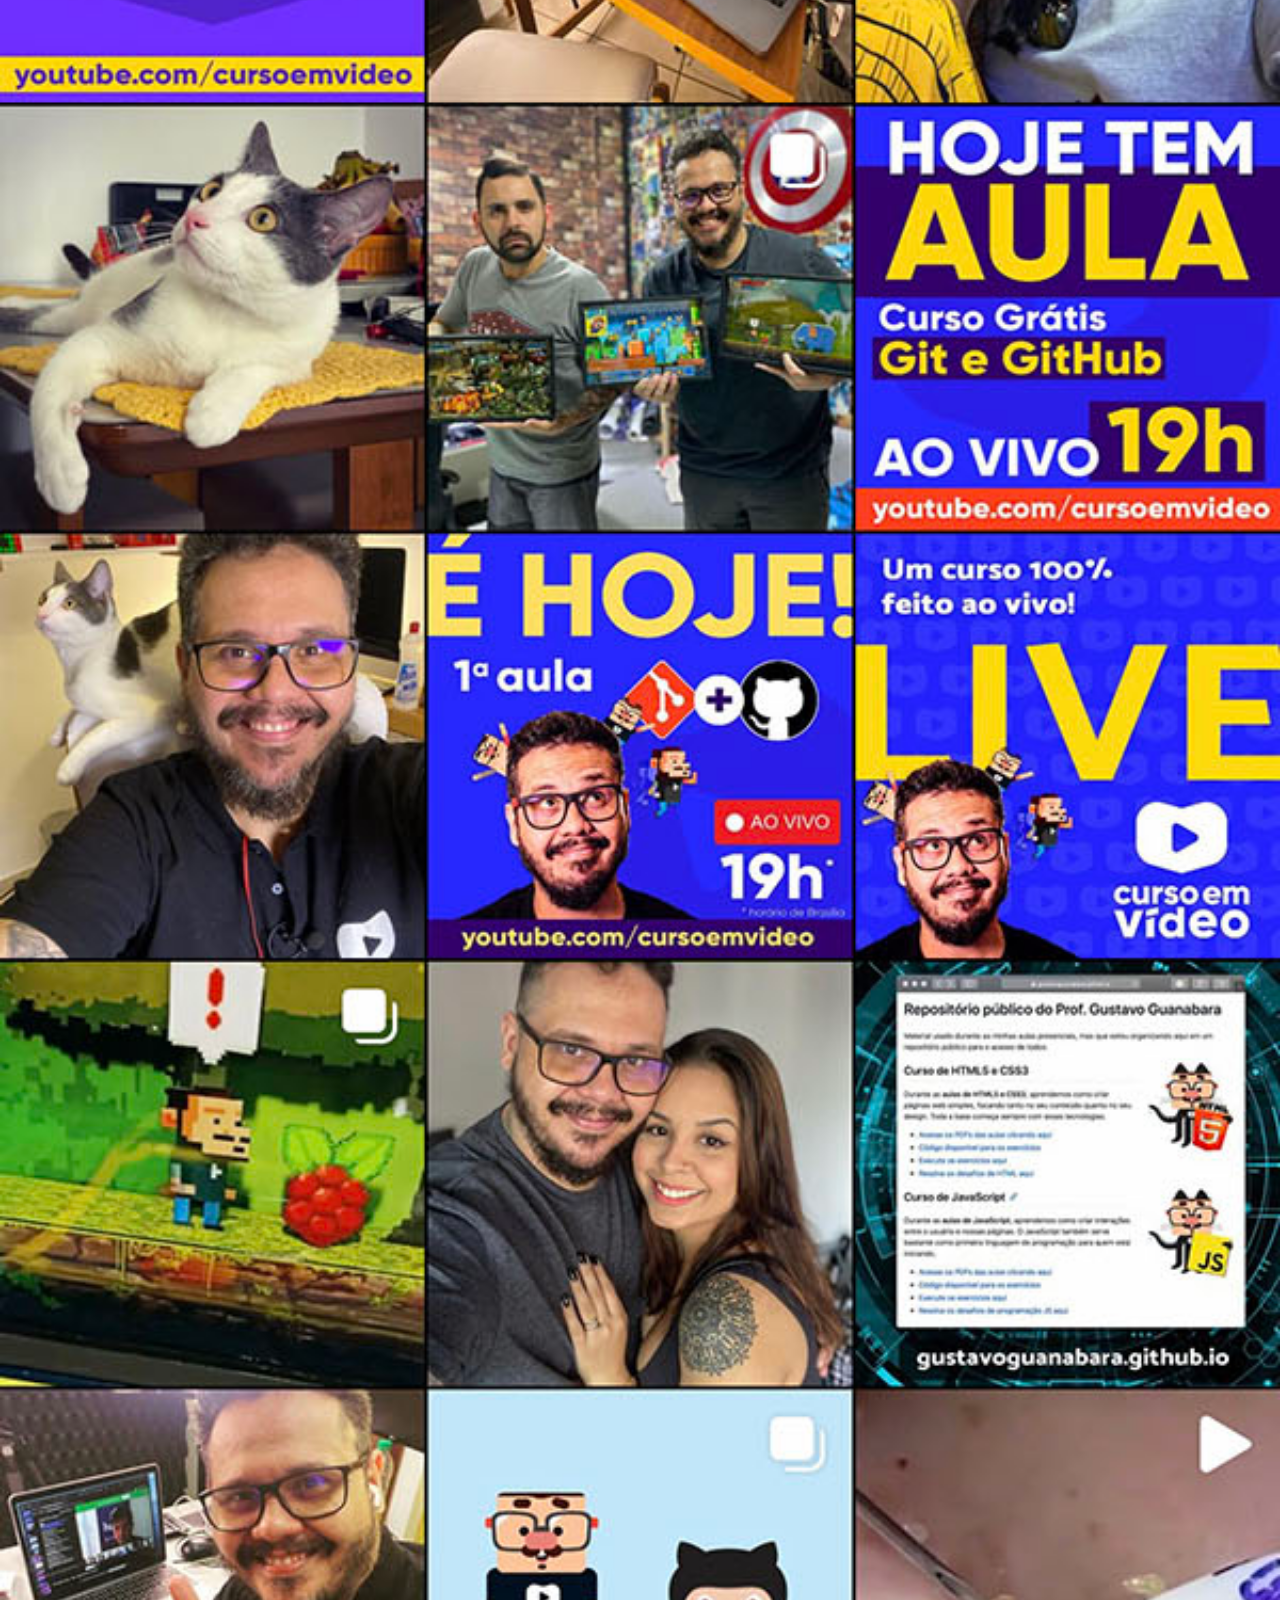
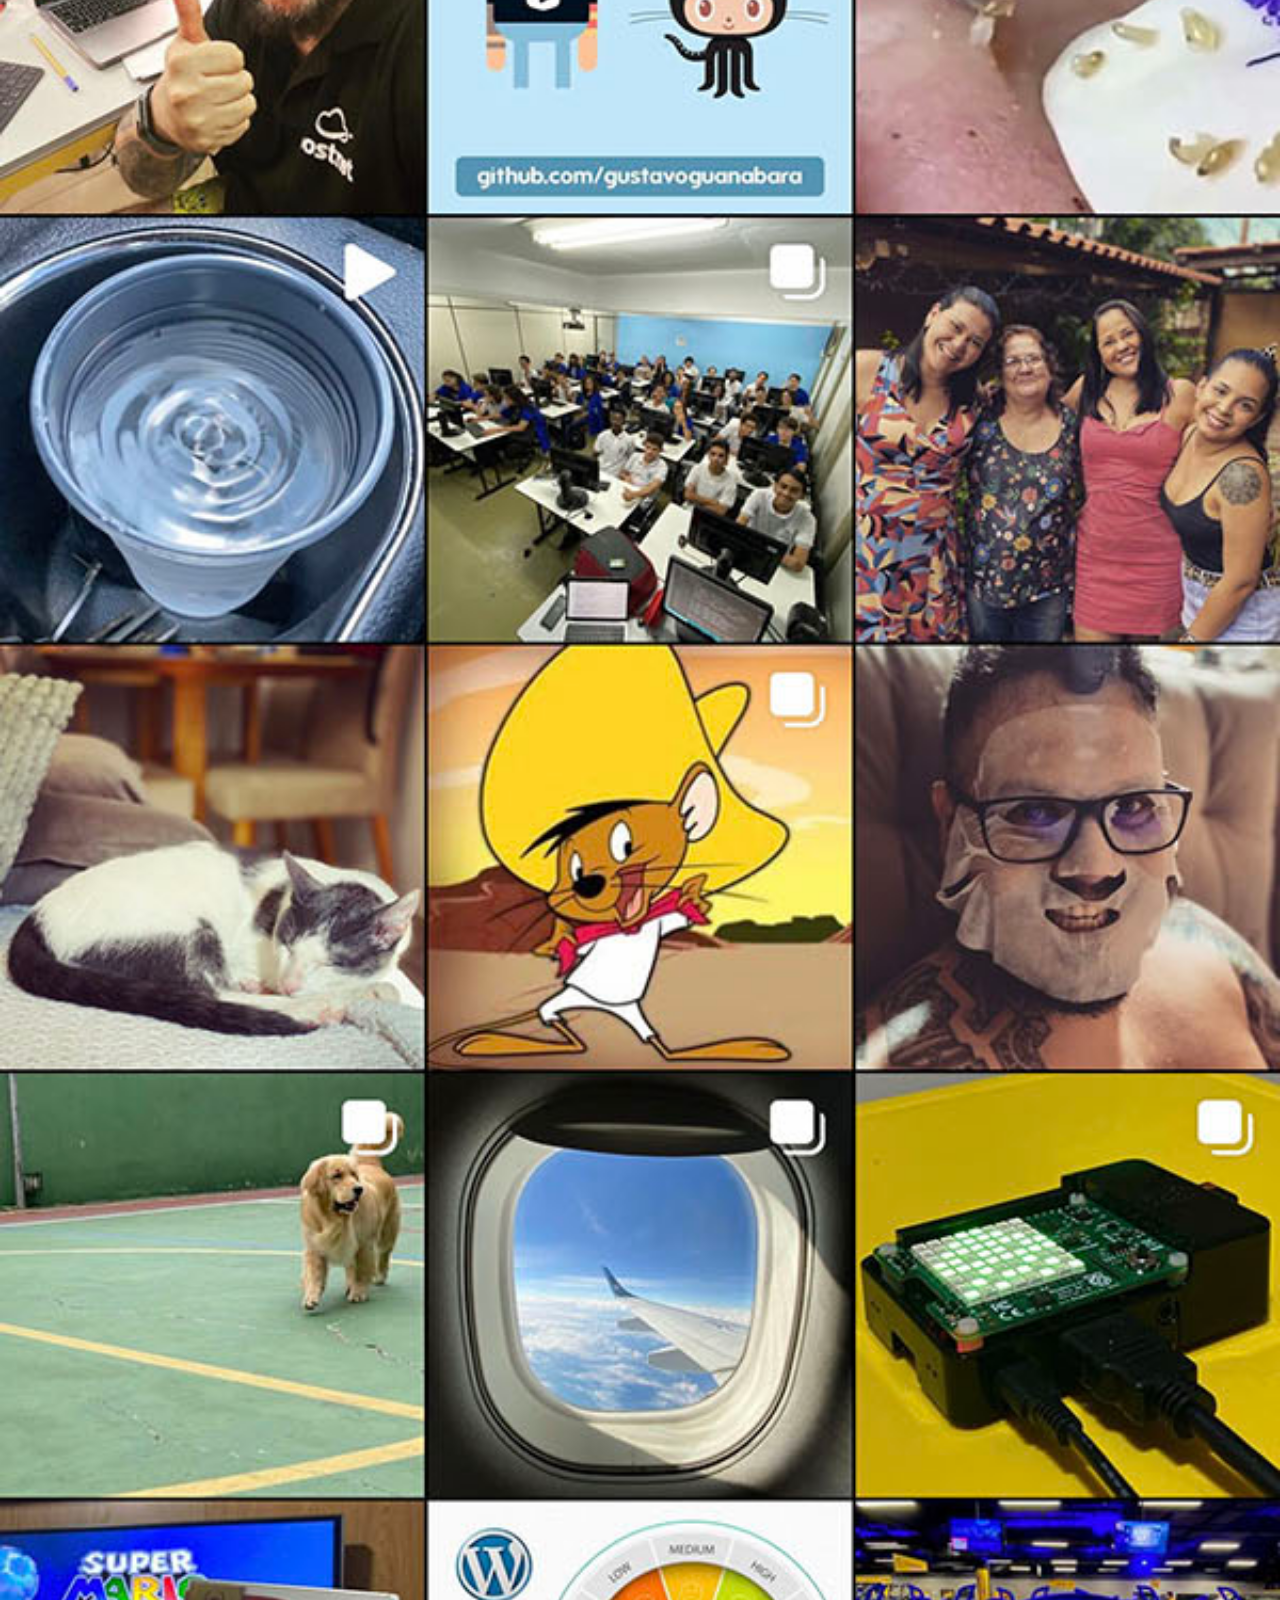
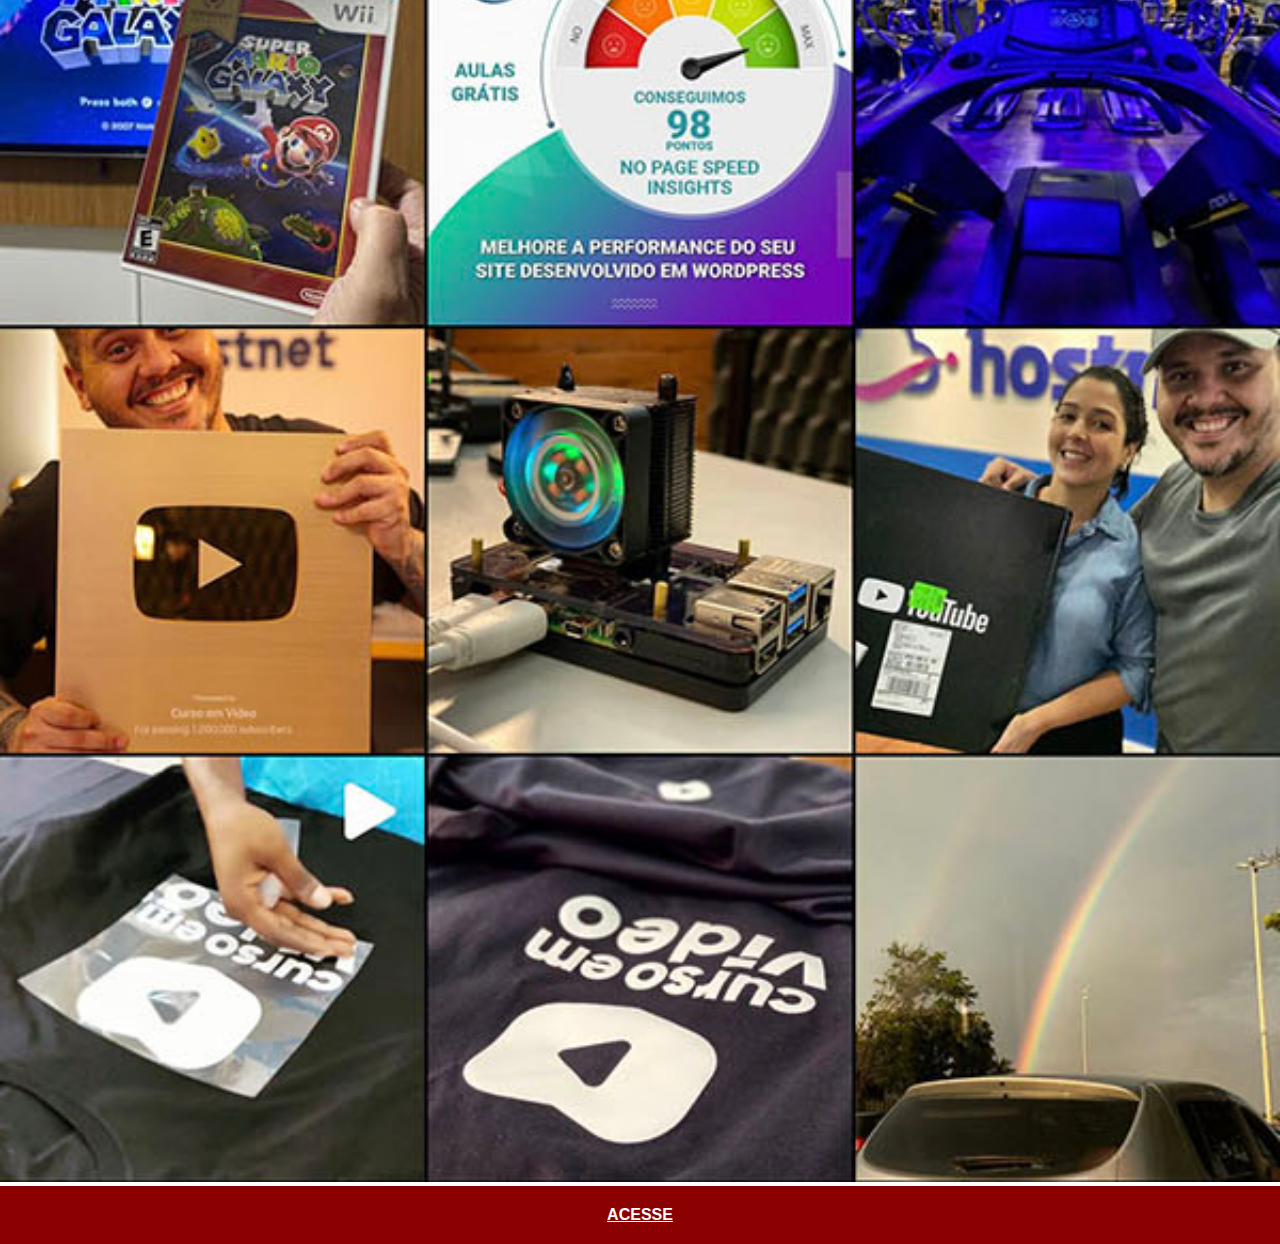
<file: instagram.html>
<!DOCTYPE html>
<html lang="pt-br">
<head>
    <meta charset="UTF-8">
    <meta name="viewport" content="width=device-width, initial-scale=1.0">
    <link rel="stylesheet" href="estilos/redes.css">
    <title>Instagram</title>
</head>
<body>
    <img src="imagens/tela-instagram.jpg" alt="Instagram">
    <a href="https://www.instagram.com/elmero.1802/">ACESSE</a>
</body>
</html>
</file>
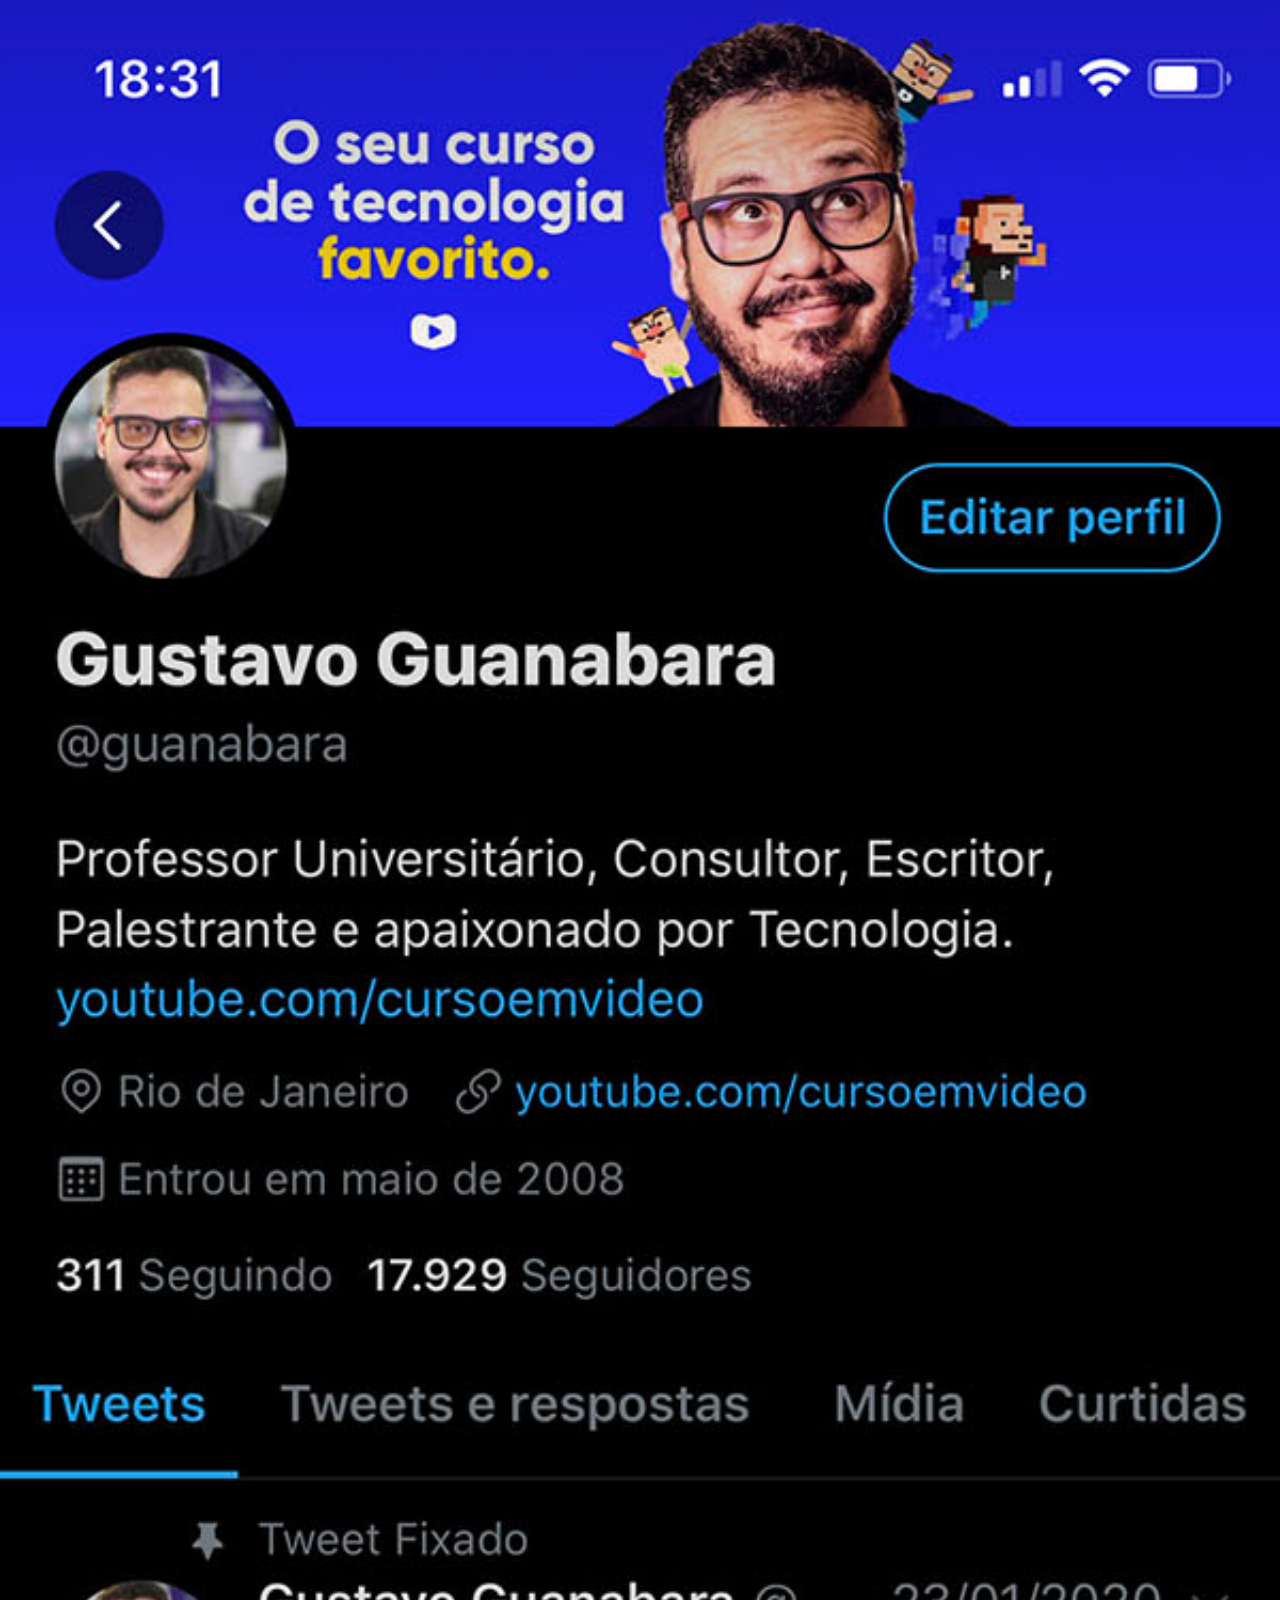
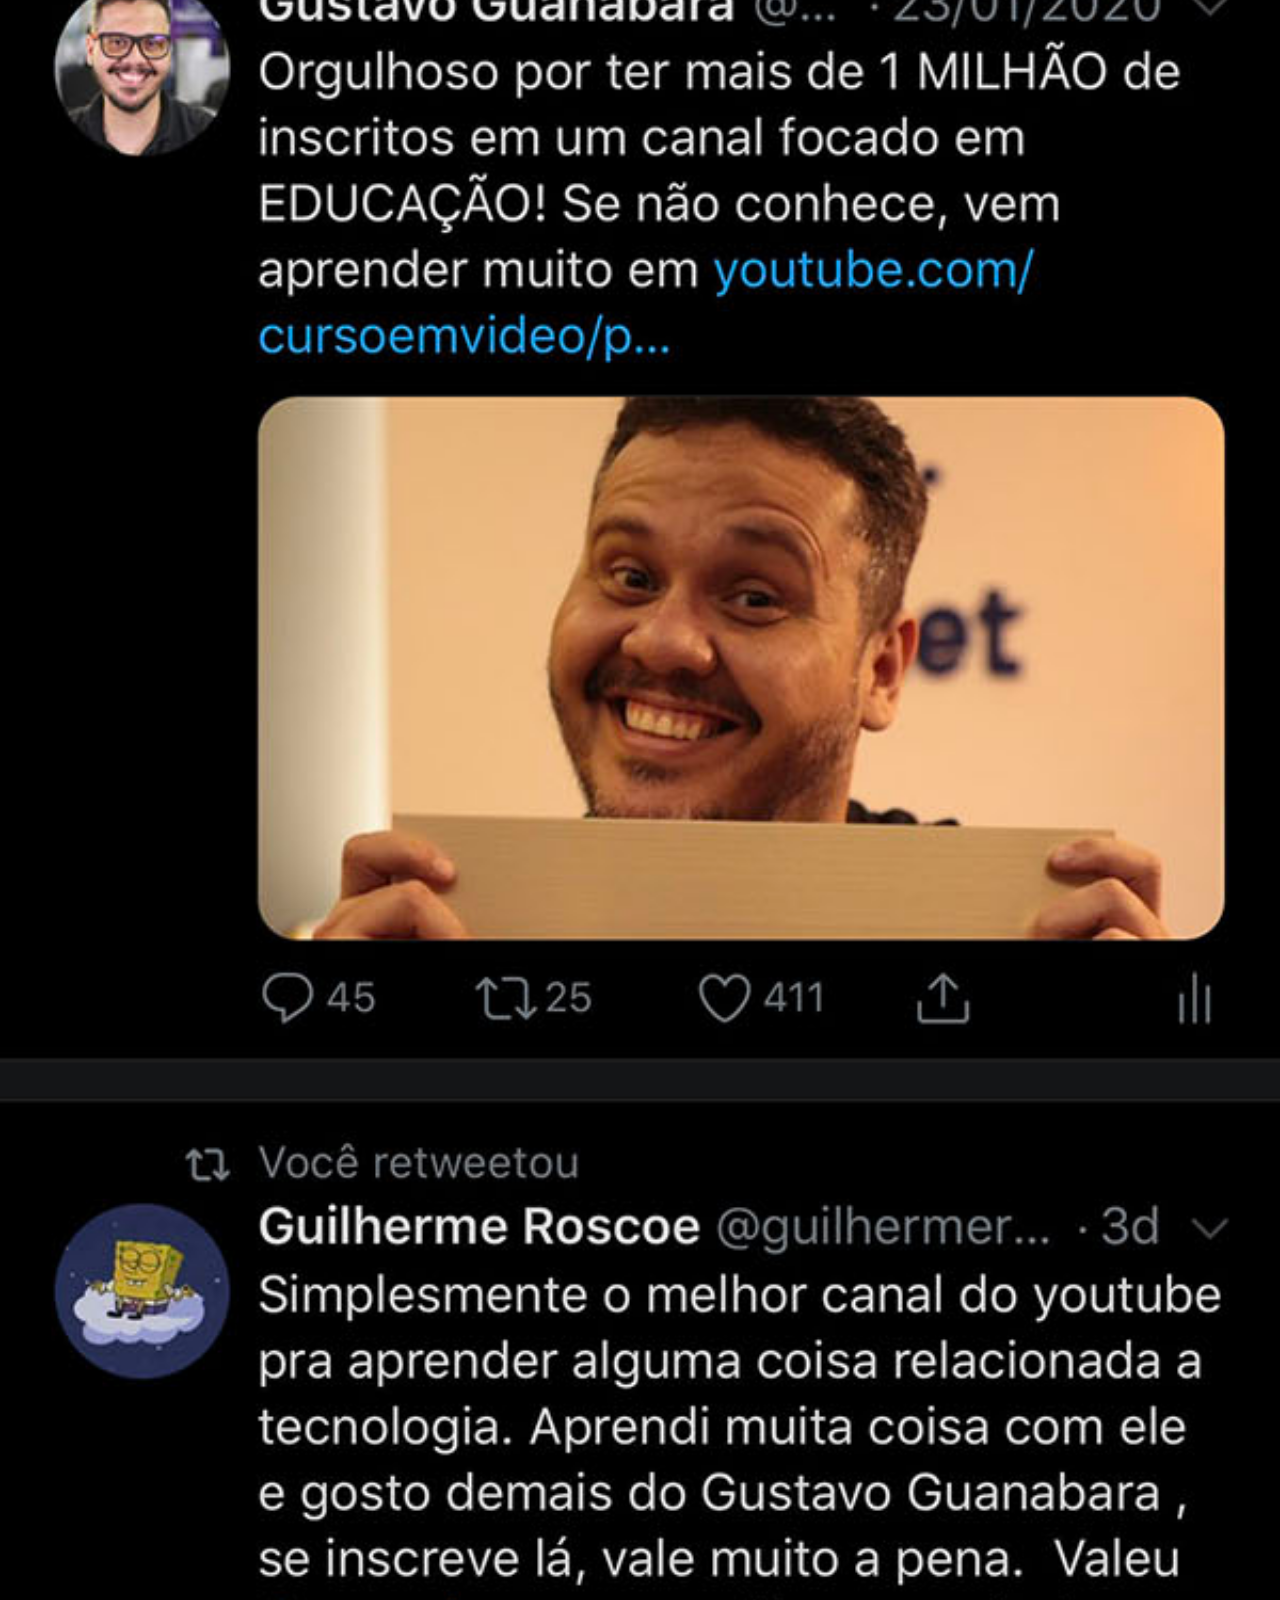
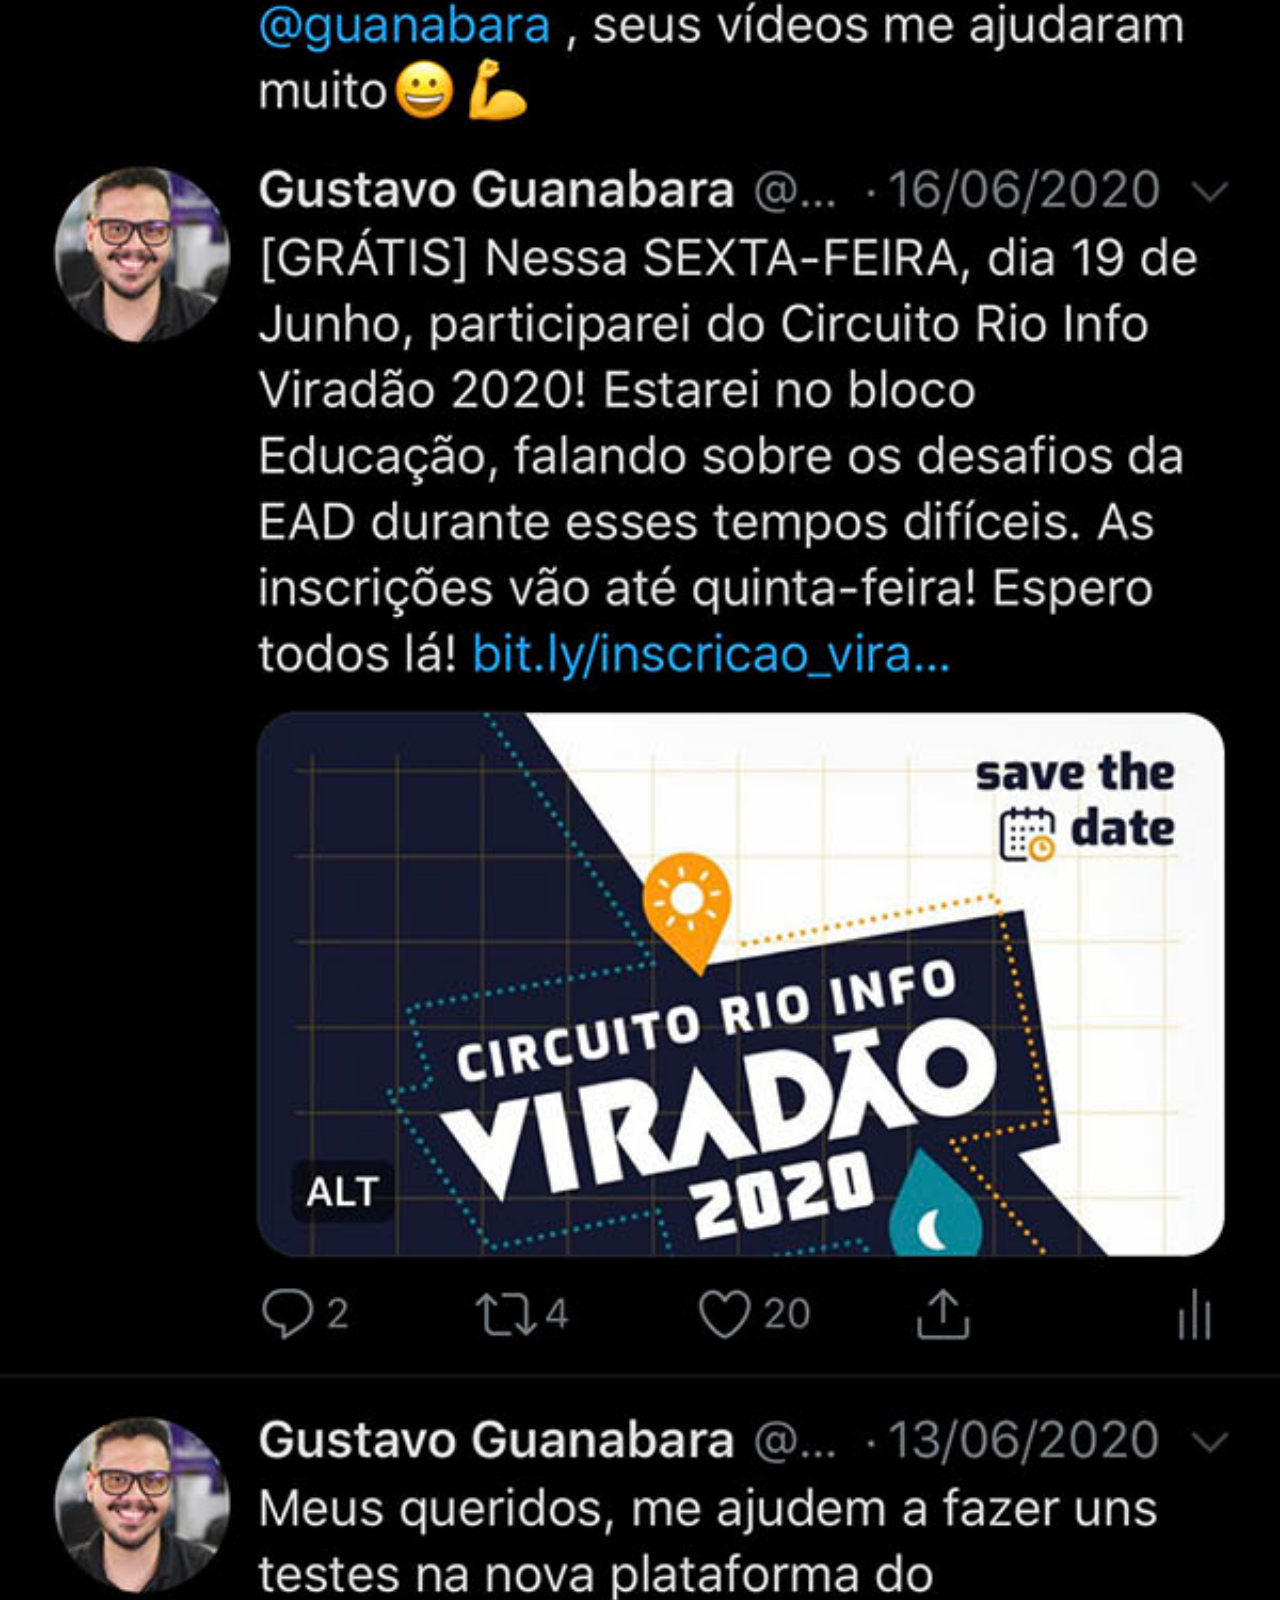
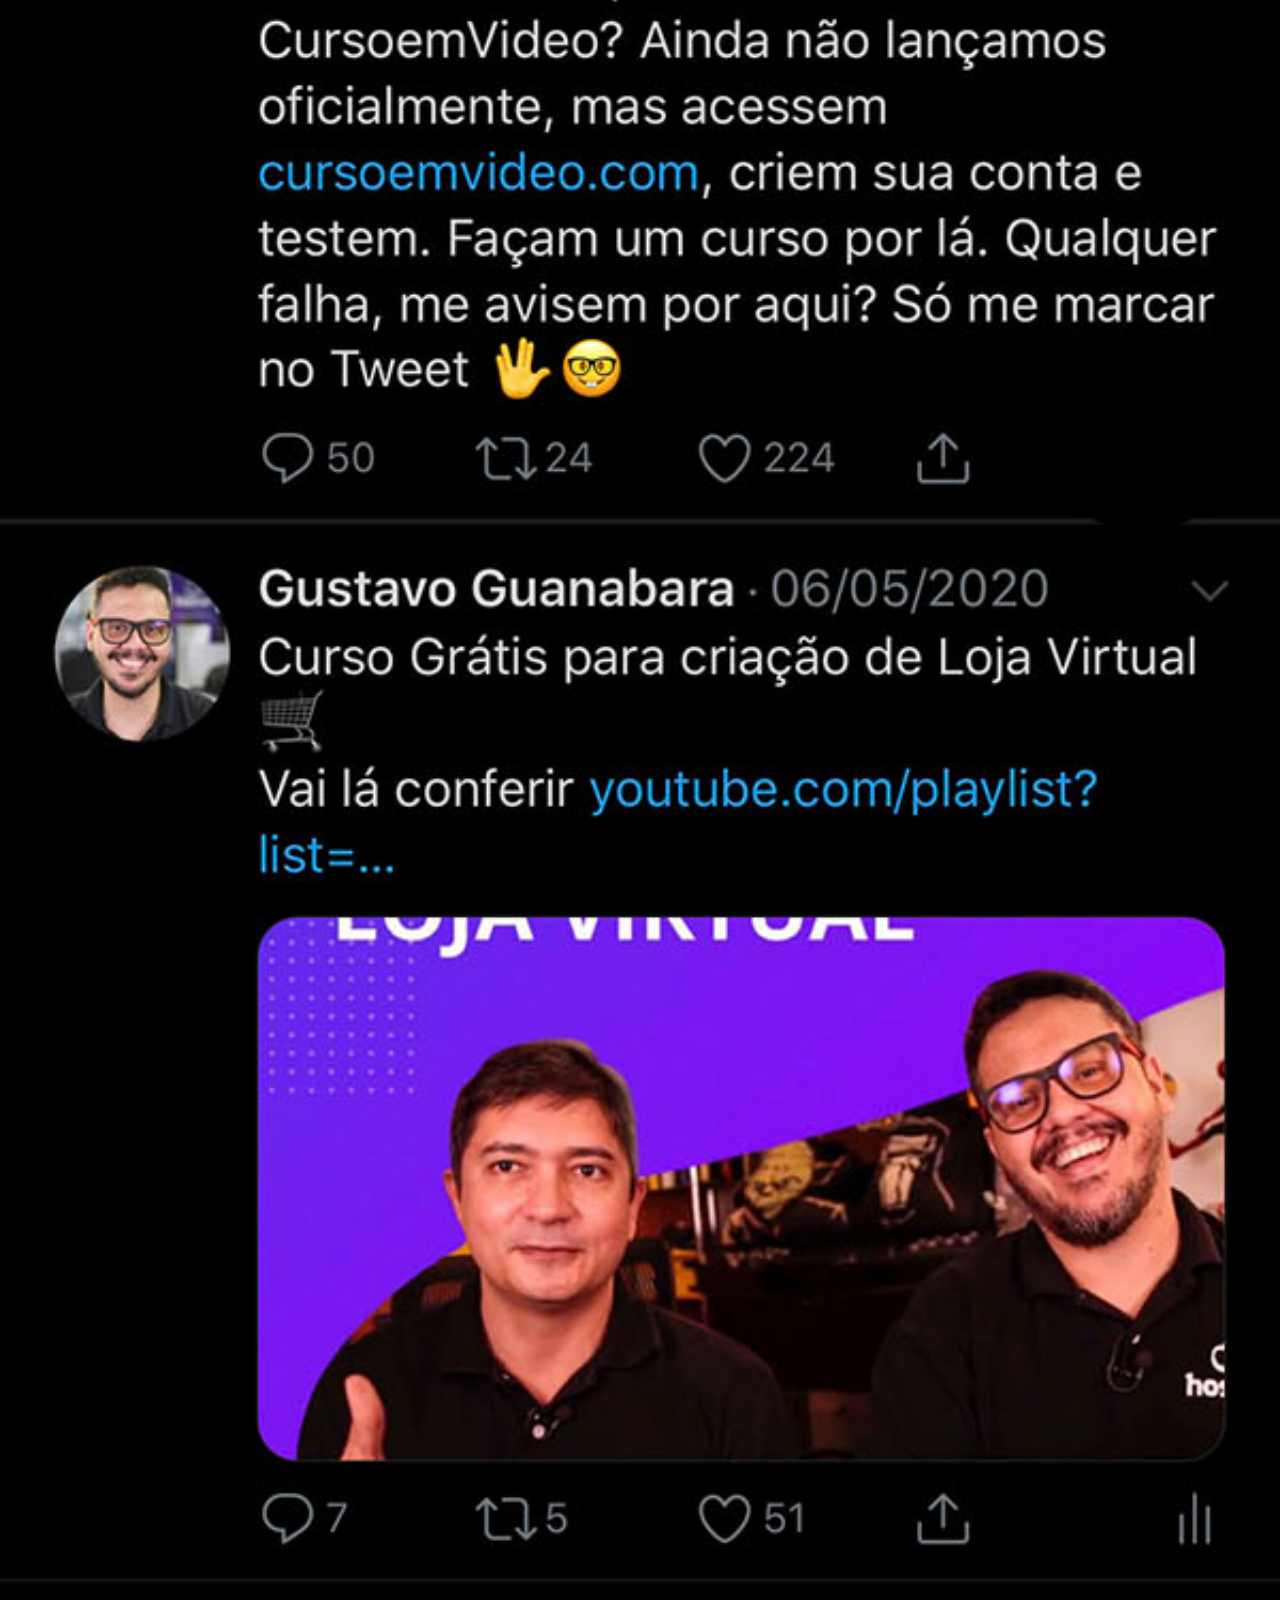
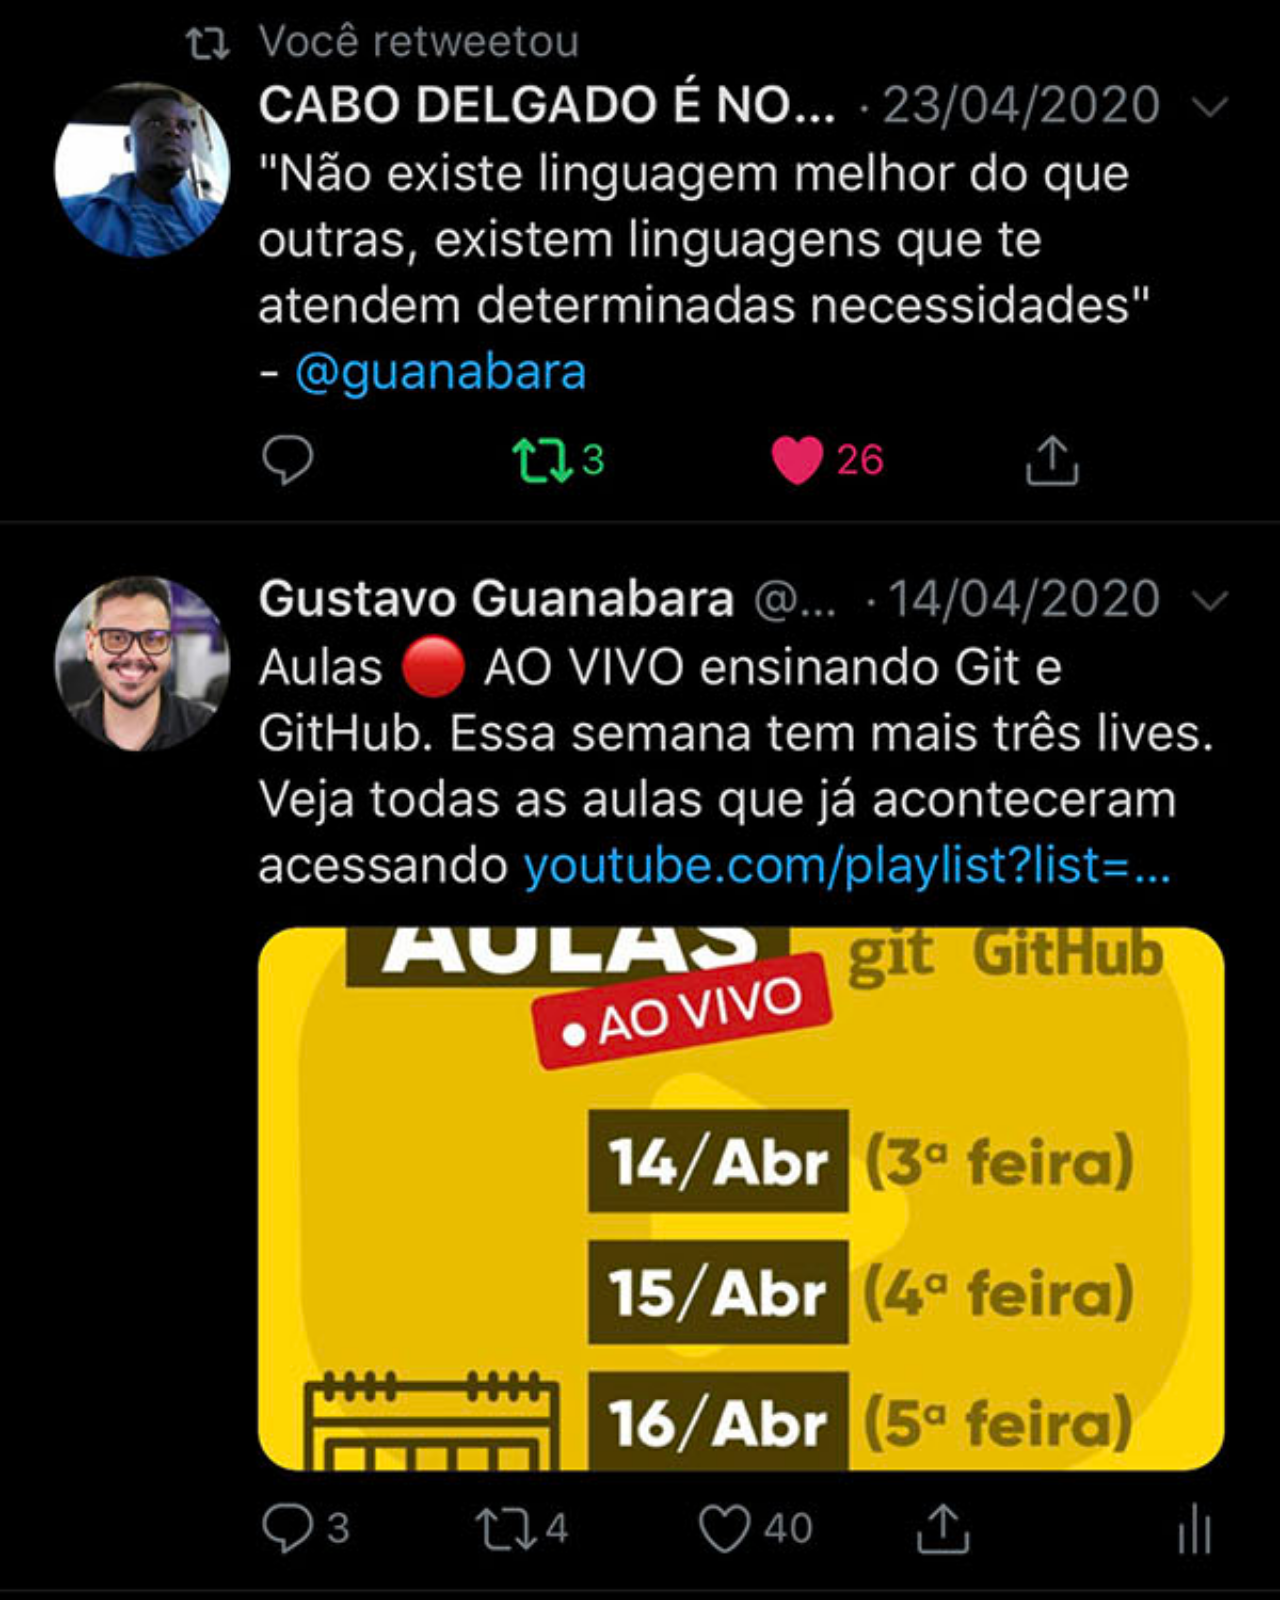
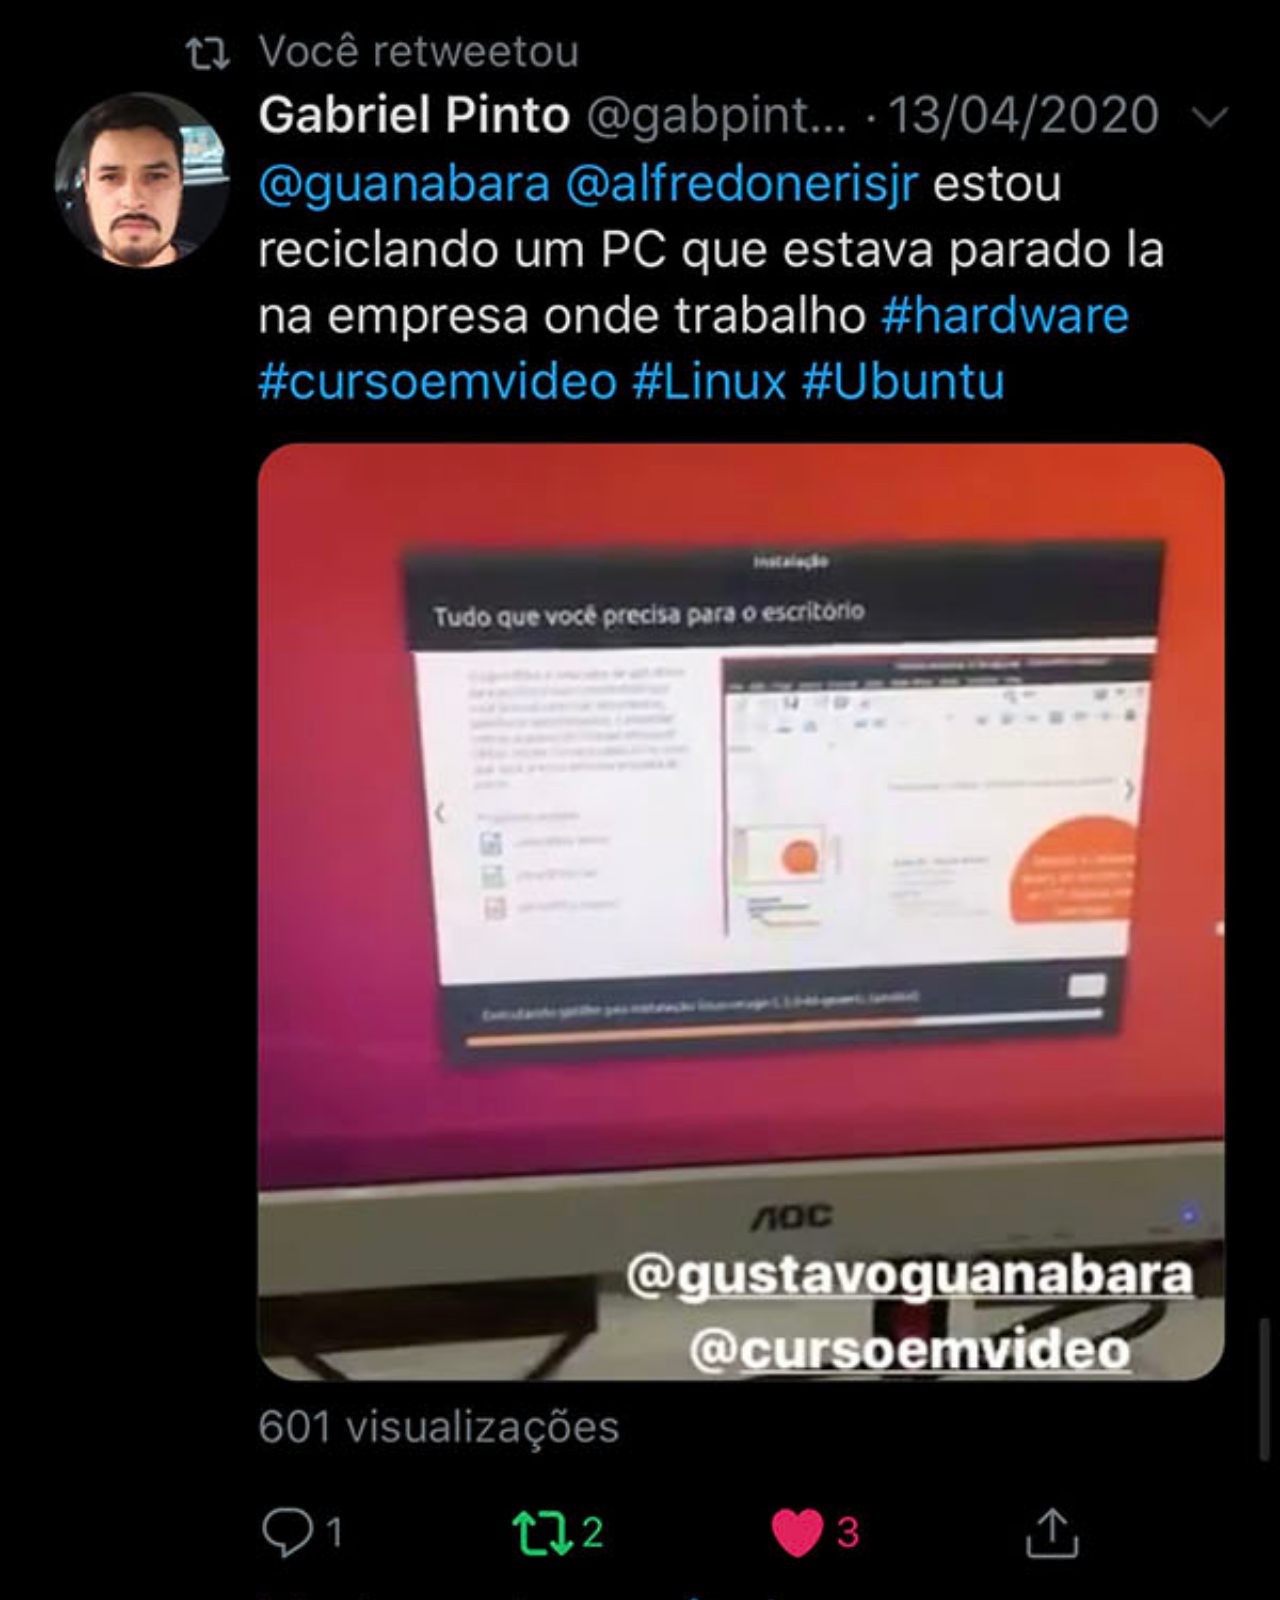
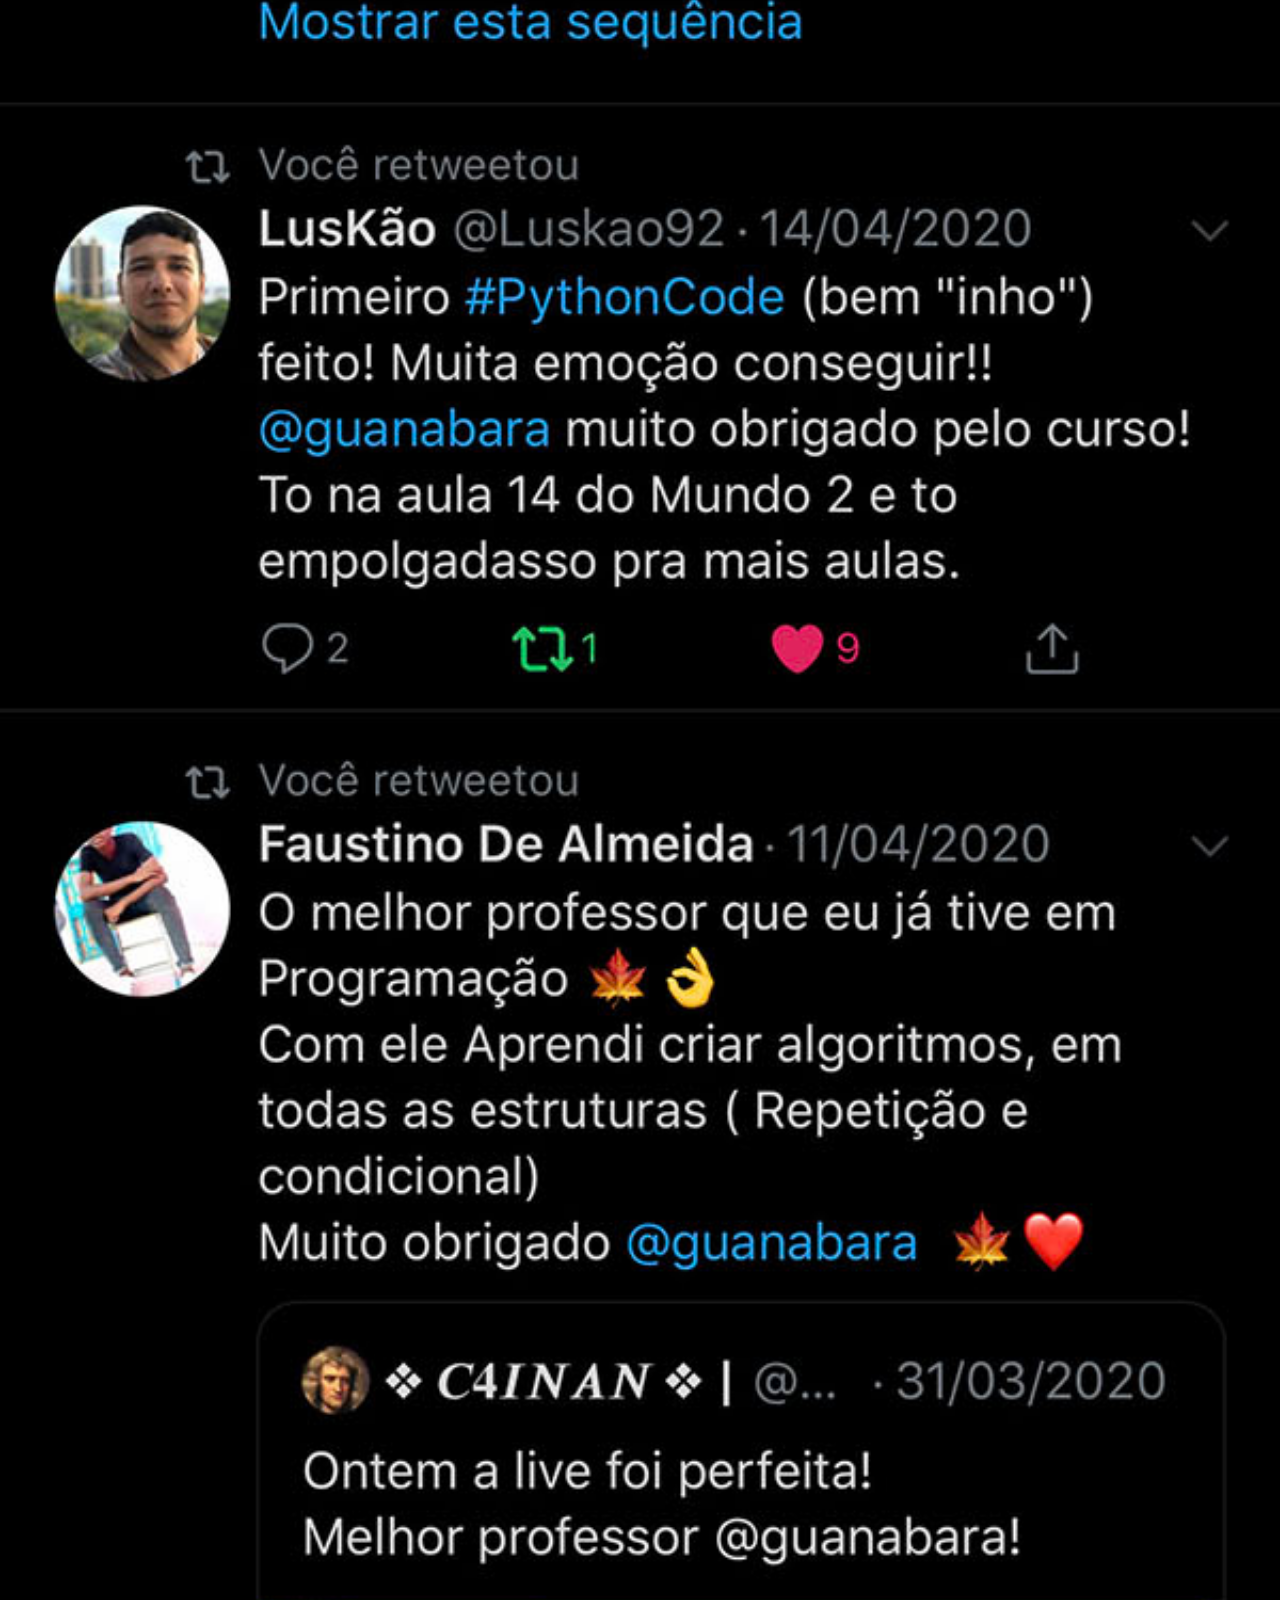
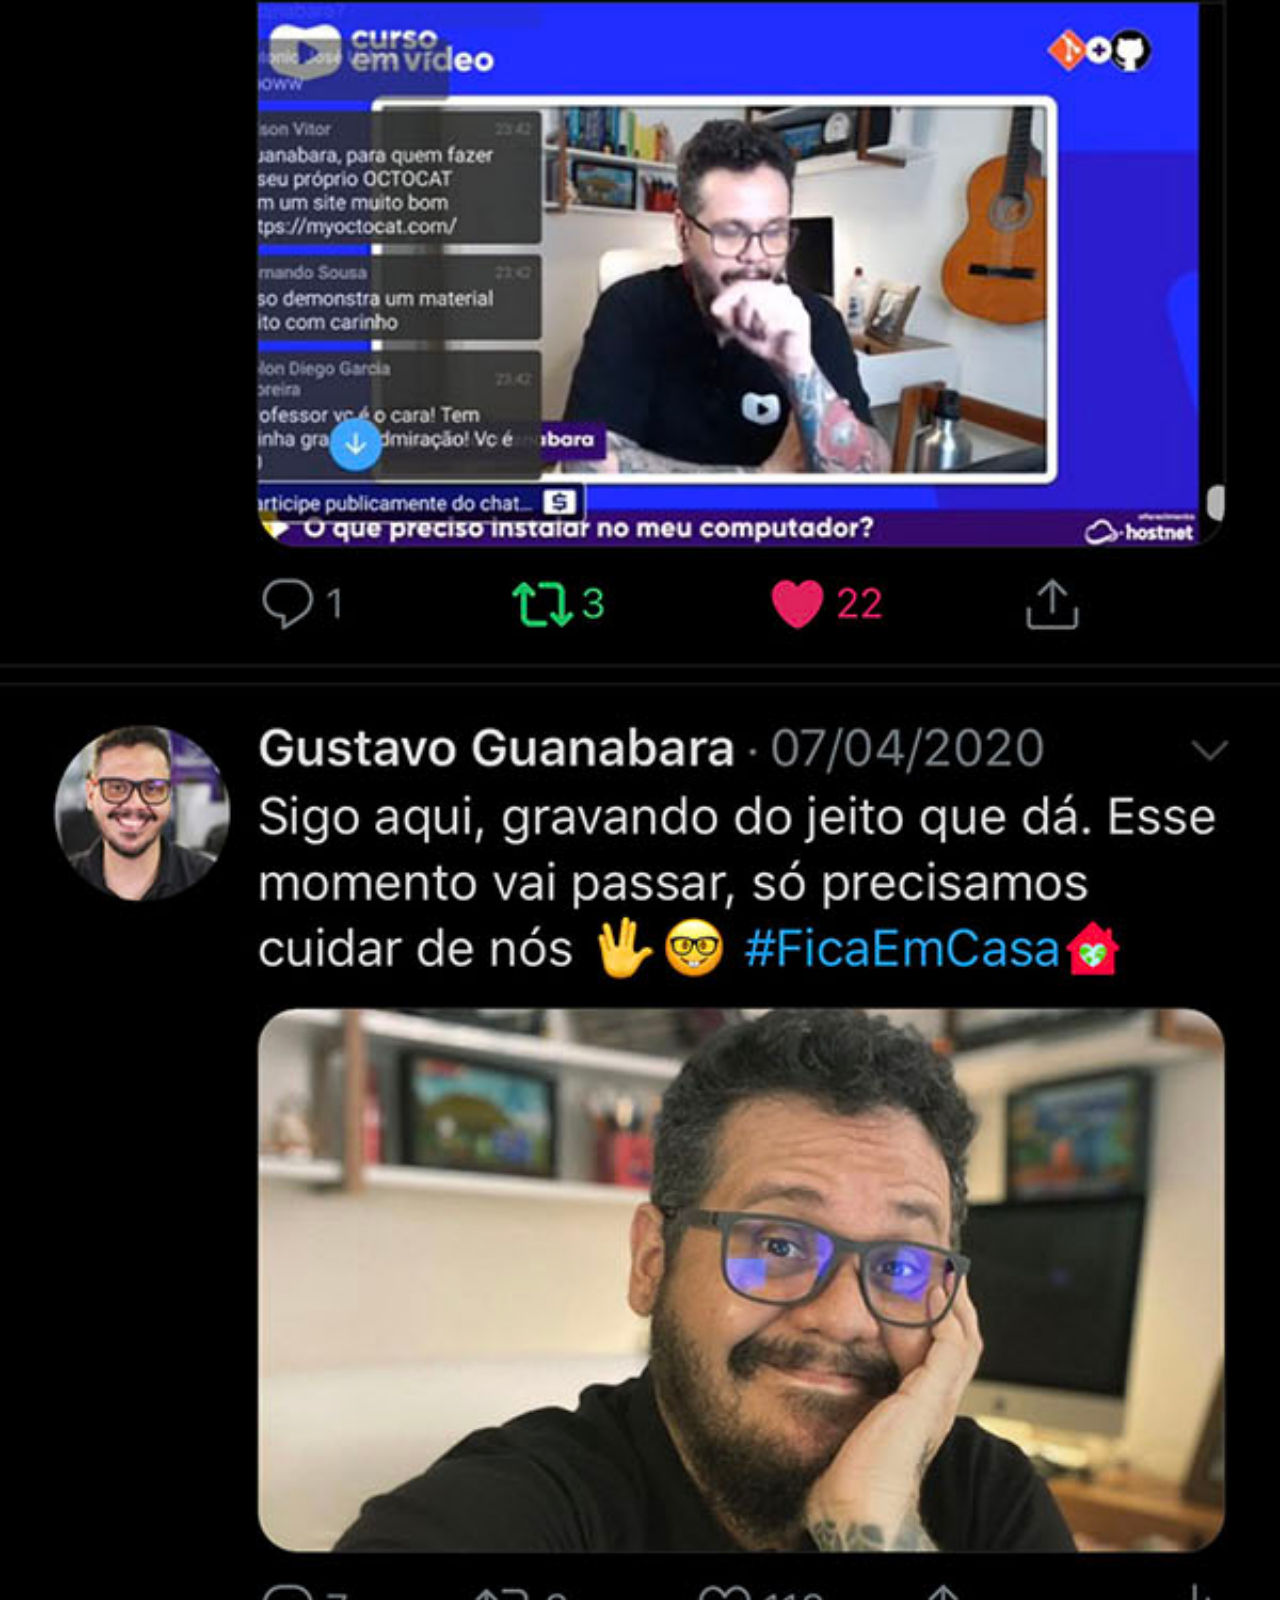
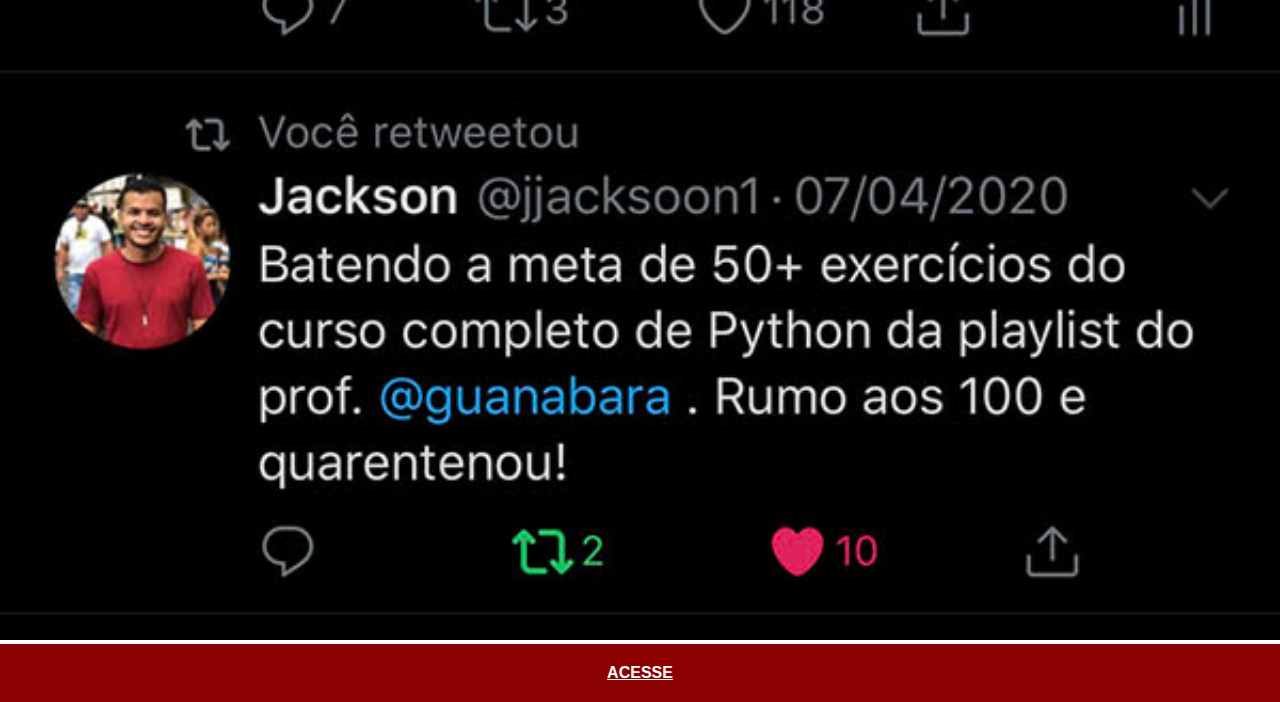
<file: x.html>
<!DOCTYPE html>
<html lang="pt-br">
<head>
    <meta charset="UTF-8">
    <meta name="viewport" content="width=device-width, initial-scale=1.0">
    <link rel="stylesheet" href="estilos/redes.css">
    <title>X</title>
</head>
<body>
    <img src="imagens/tela-twitter.jpg" alt="X">
    <a href="https://x.com/RojasManuelle">ACESSE</a>
</body>
</html>
</file>
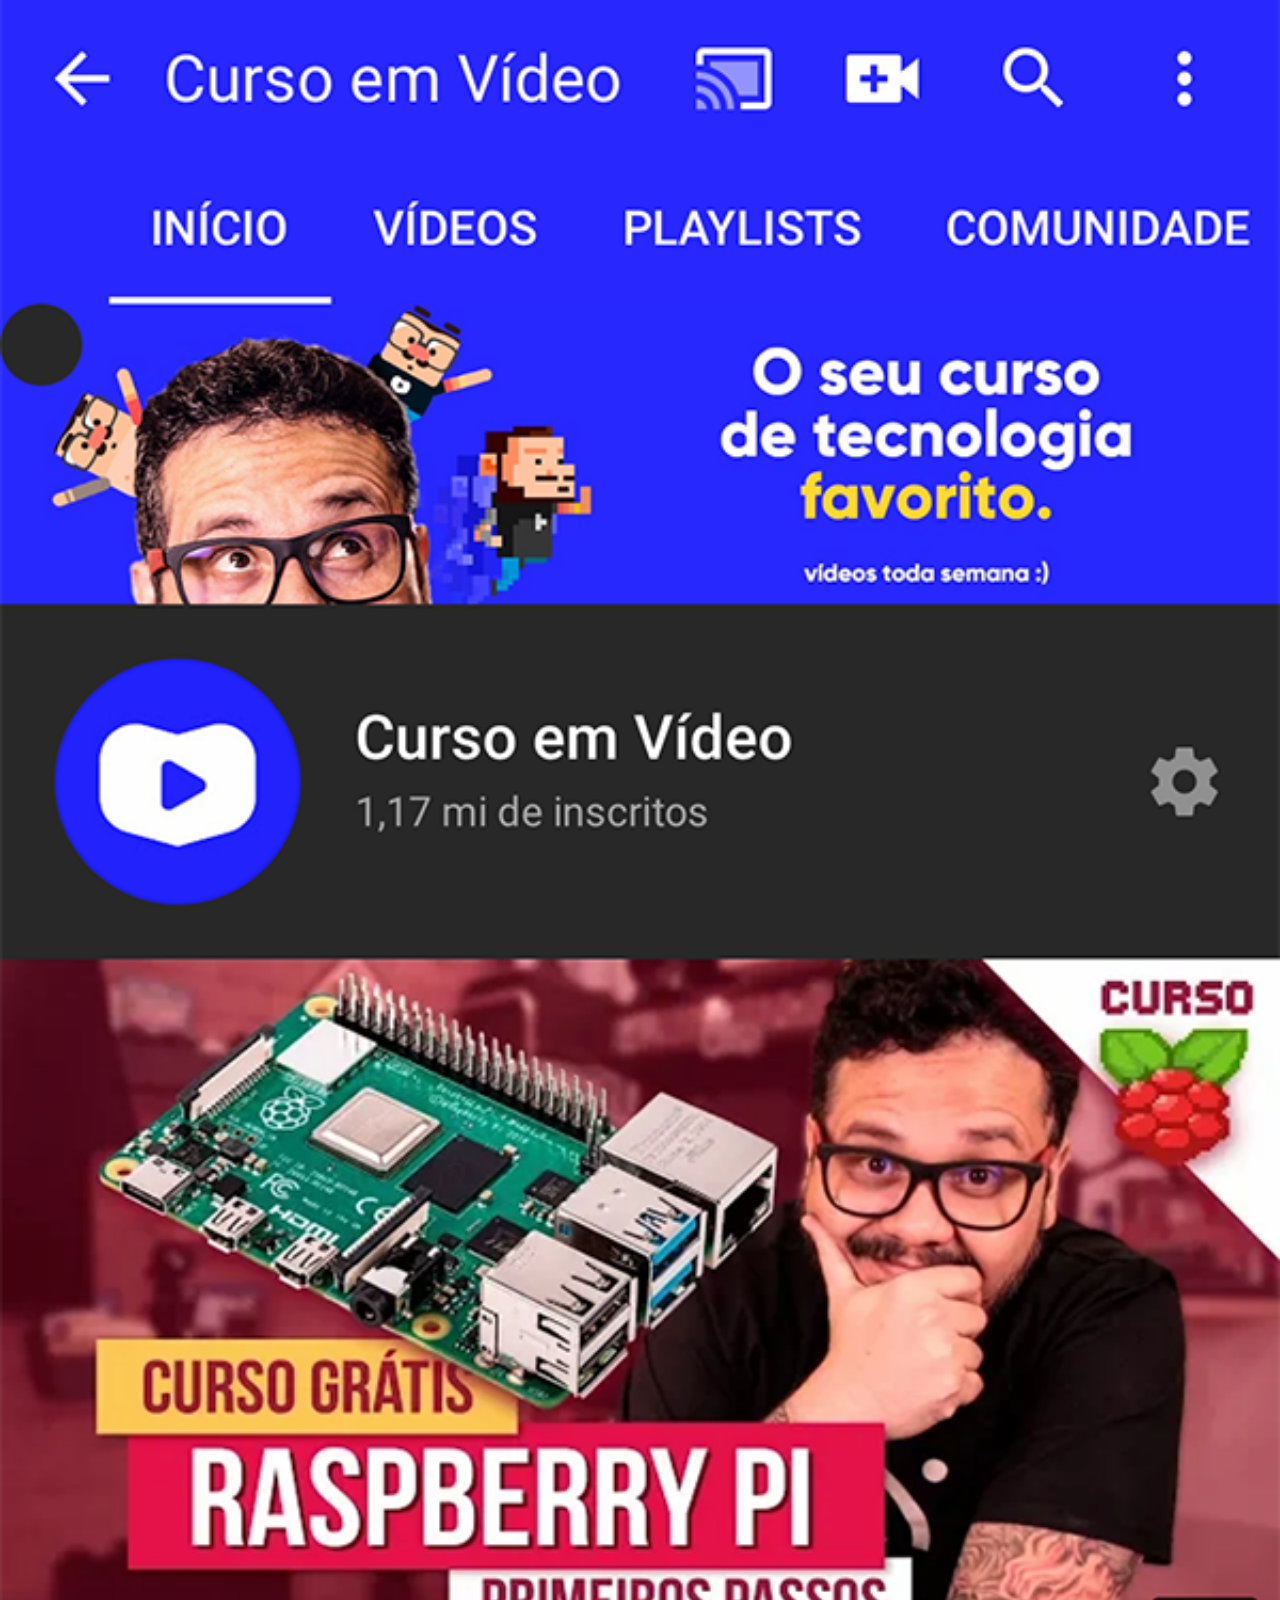
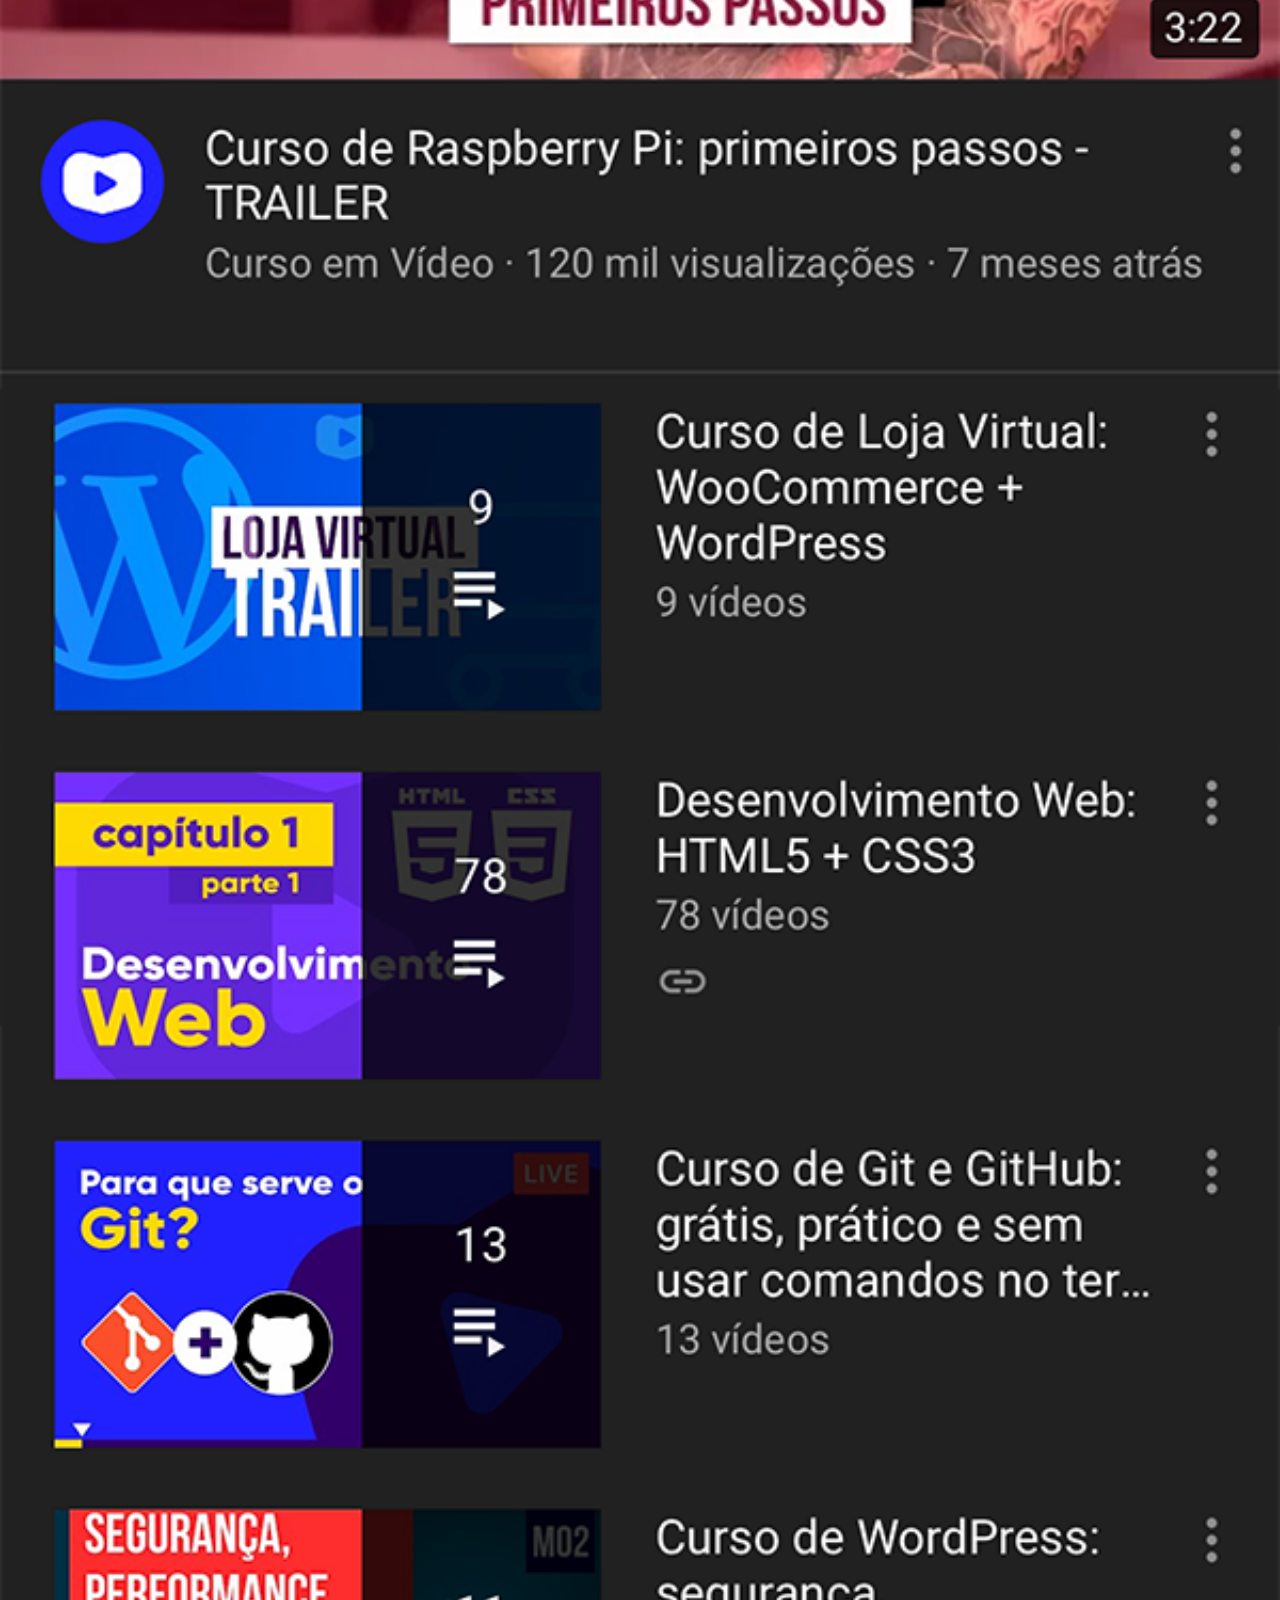
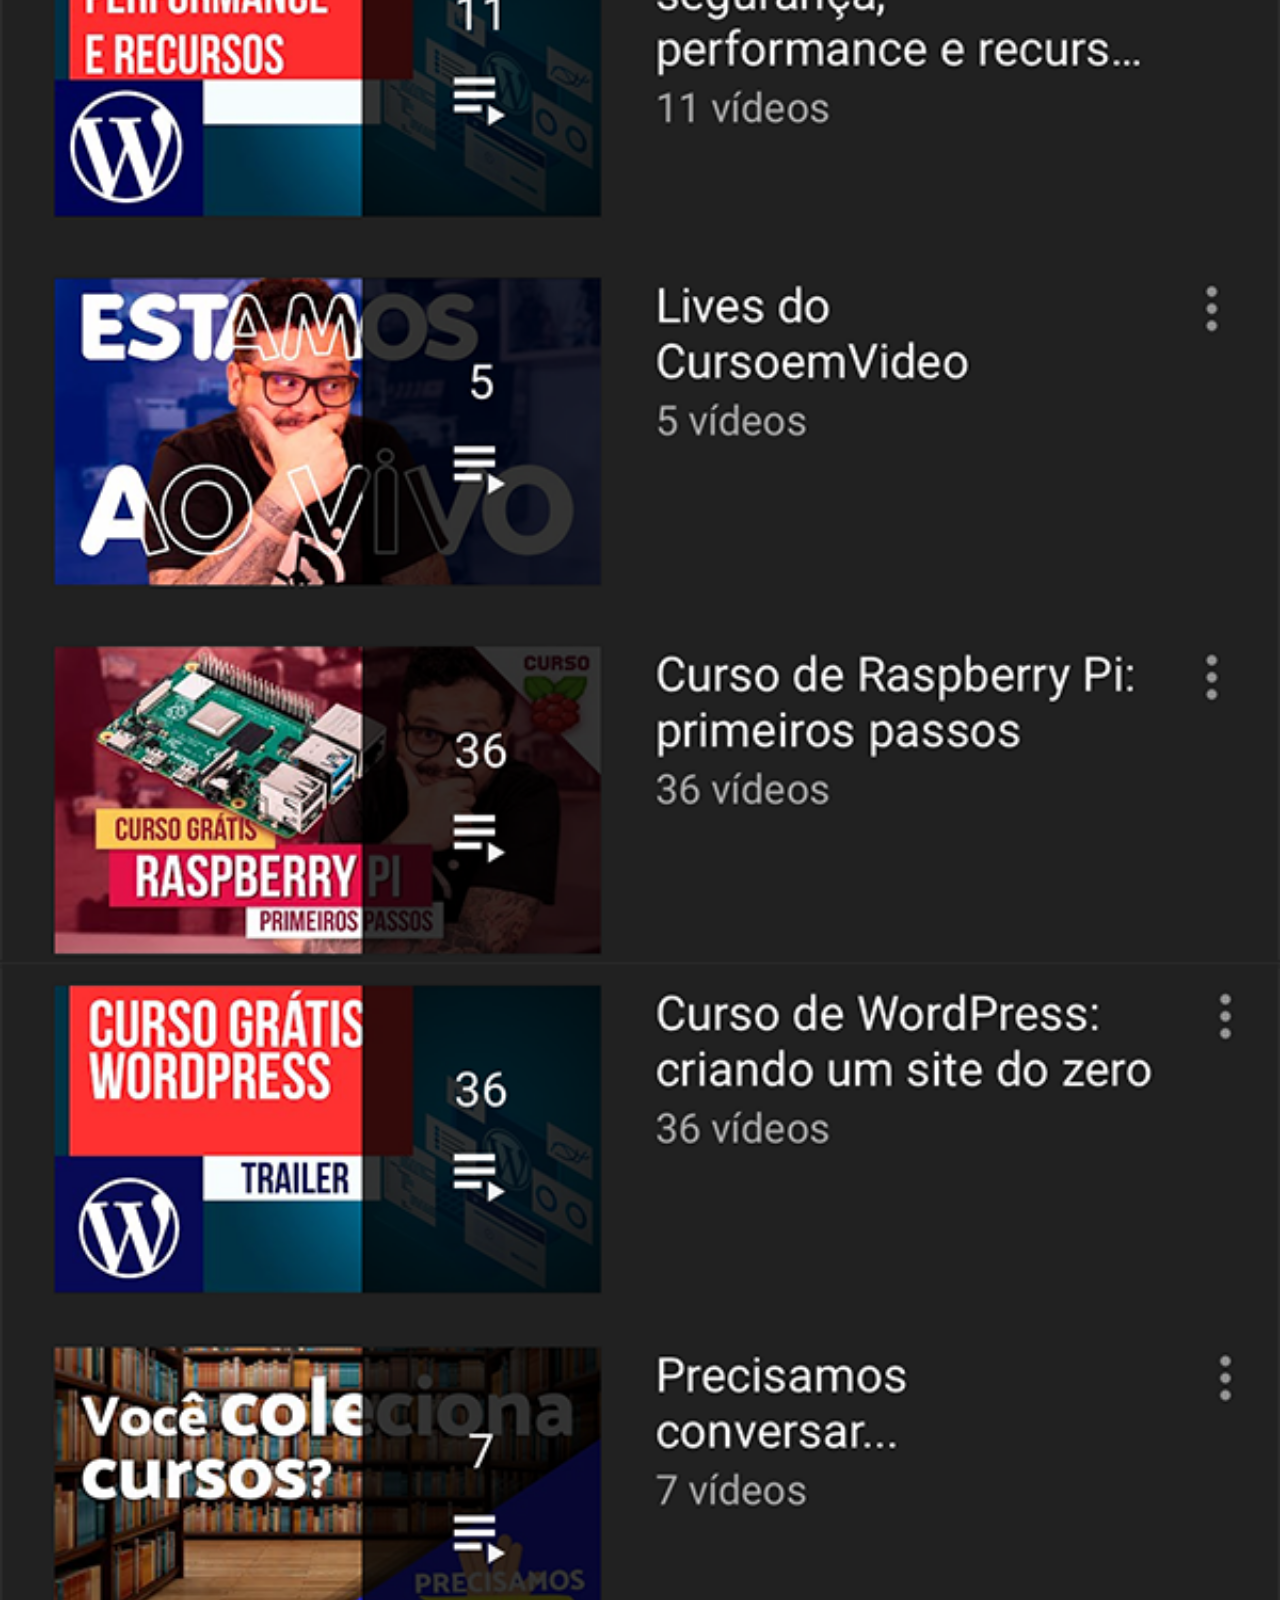
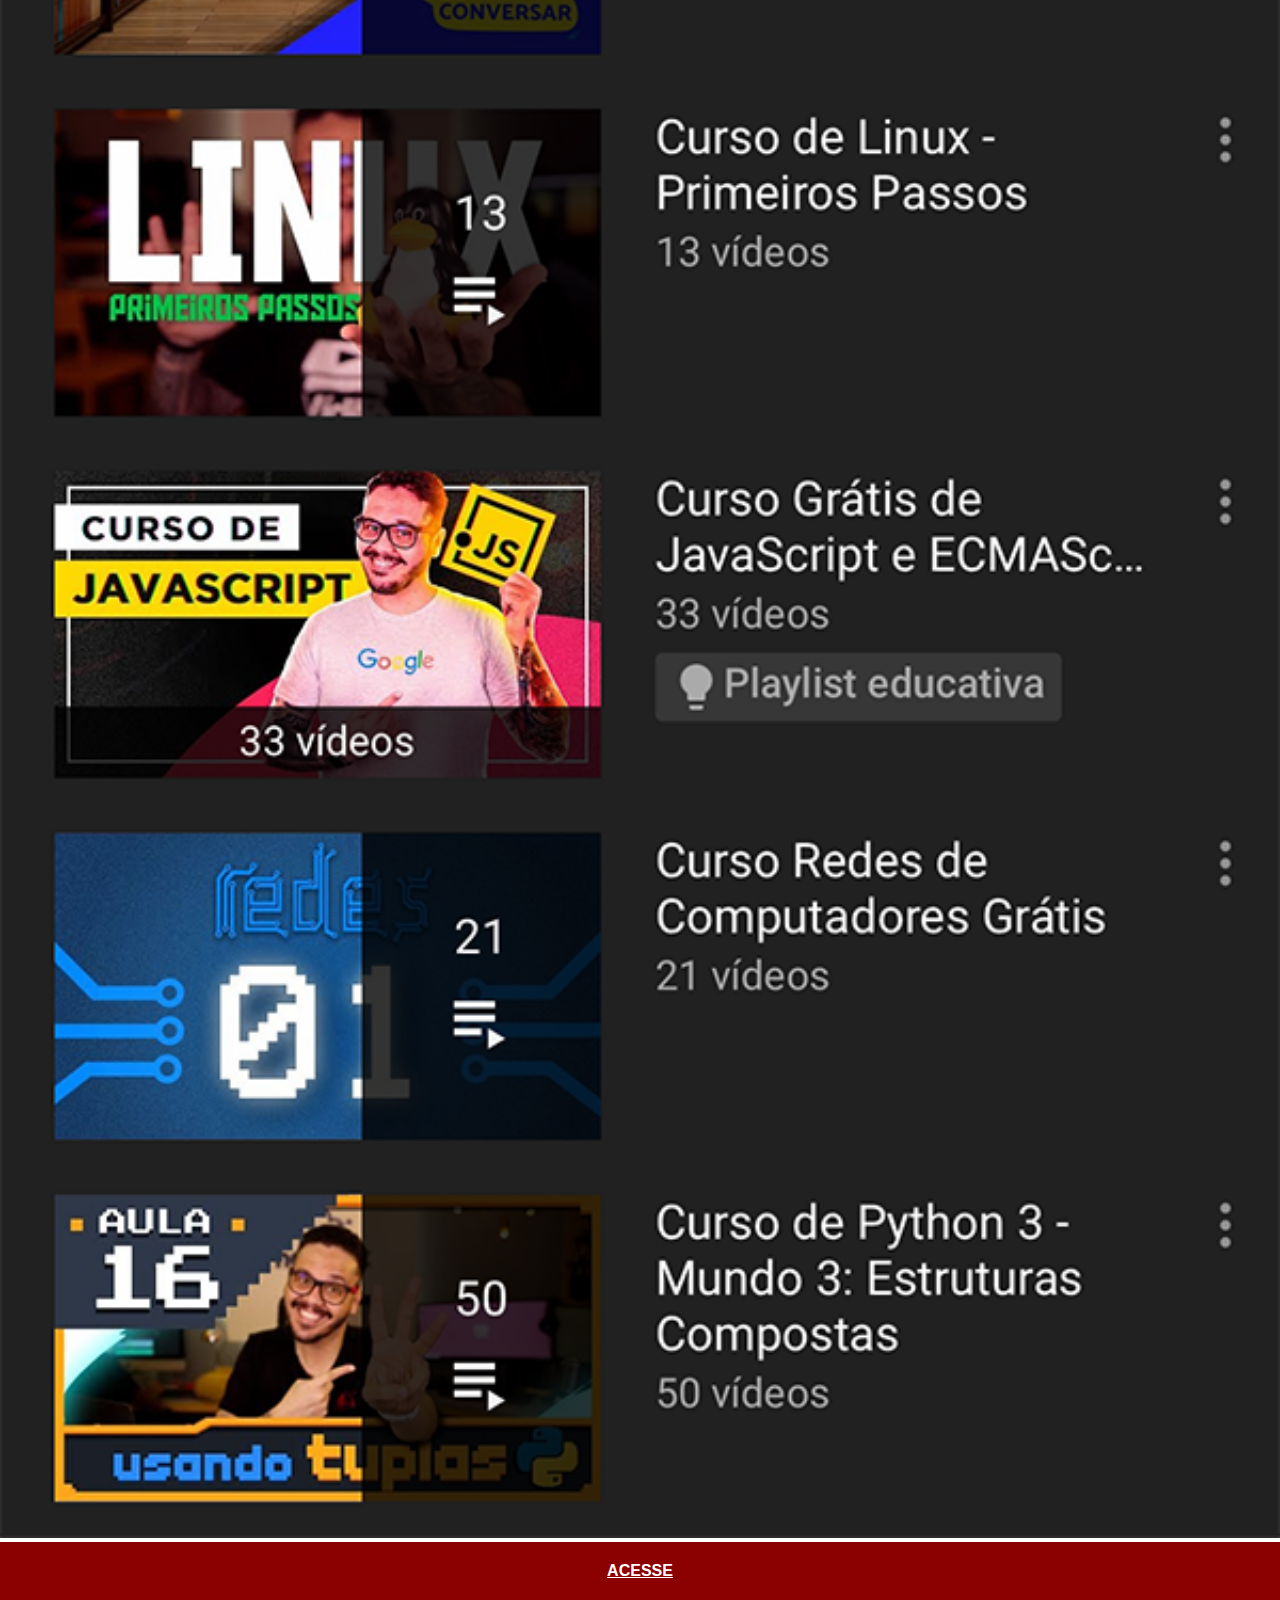
<file: youtube.html>
<!DOCTYPE html>
<html lang="pt-br">
<head>
    <meta charset="UTF-8">
    <meta name="viewport" content="width=device-width, initial-scale=1.0">
    <link rel="stylesheet" href="estilos/redes.css">
    <title>Document</title>
</head>
<body>
    <img src="imagens/tela-youtube.png" alt="Youtube">
    <a href="https://www.youtube.com/@rojasdeveloper" target="_blank">ACESSE</a>
</body>
</html>
</file>
<file: estilos/style.css>
@charset "UTF-8";

*{
    margin: 0px;
    padding: 0px;
    font-family: Arial, Helvetica, sans-serif;
}

html, body{
    height: 100vh;
    width: 100vw;
    background-color: black;
}
body{
    background: url("../imagens/fundo-madeira.jpg")  no-repeat top center;
    background-size: cover;
    background-attachment: fixed;
}
main{
    position: relative;
    height: 100vh;
}

section#telefone{
    position: absolute;
    top: 50%;
    left: 50%;
    transform: translate(-50%, -50%);
    height: 627px;
    width: 311px;
    background: url("../imagens/frame-iphone.png") no-repeat;
}

iframe#tela{
    position: relative;
    top: 80px;
    left: 22px;
    width: 267px;
    height: 471px;
}

section#redes-sociais img{
    width: 50px;
    margin: 10px;
    border-radius: 50%;
    box-shadow: 2px 2px 5px rgba(0, 0, 0, 0.438);
    box-sizing: border-box;
}
section#redes-sociais{
    text-align: right;
}
section#redes-sociais img:hover{
    border: 2px solid rgba(255, 255, 255, 0.606);
    transform: translate(-3px, -10px);
    box-shadow: 5px 5px 10px rgba(0, 0, 0, 0.462);
    transition: transform 0.3s, border 0.7s;
}
</file>
<file: estilos/redes.css>
@charset "UTF-8";

*{
    margin: 0px;
    padding: 0px;
    font-family: Arial, Helvetica, sans-serif;
}
::-webkit-scrollbar{
    height: 0px;
    width: 0px;
}
img{
    width: 100vw;
}
a{
    display: block;
    background-color: darkred;
    color: white;
    padding: 20px;
    text-align: center;
    font-weight: bolder;
}
a:hover{
    background-color: red;
}
</file>
